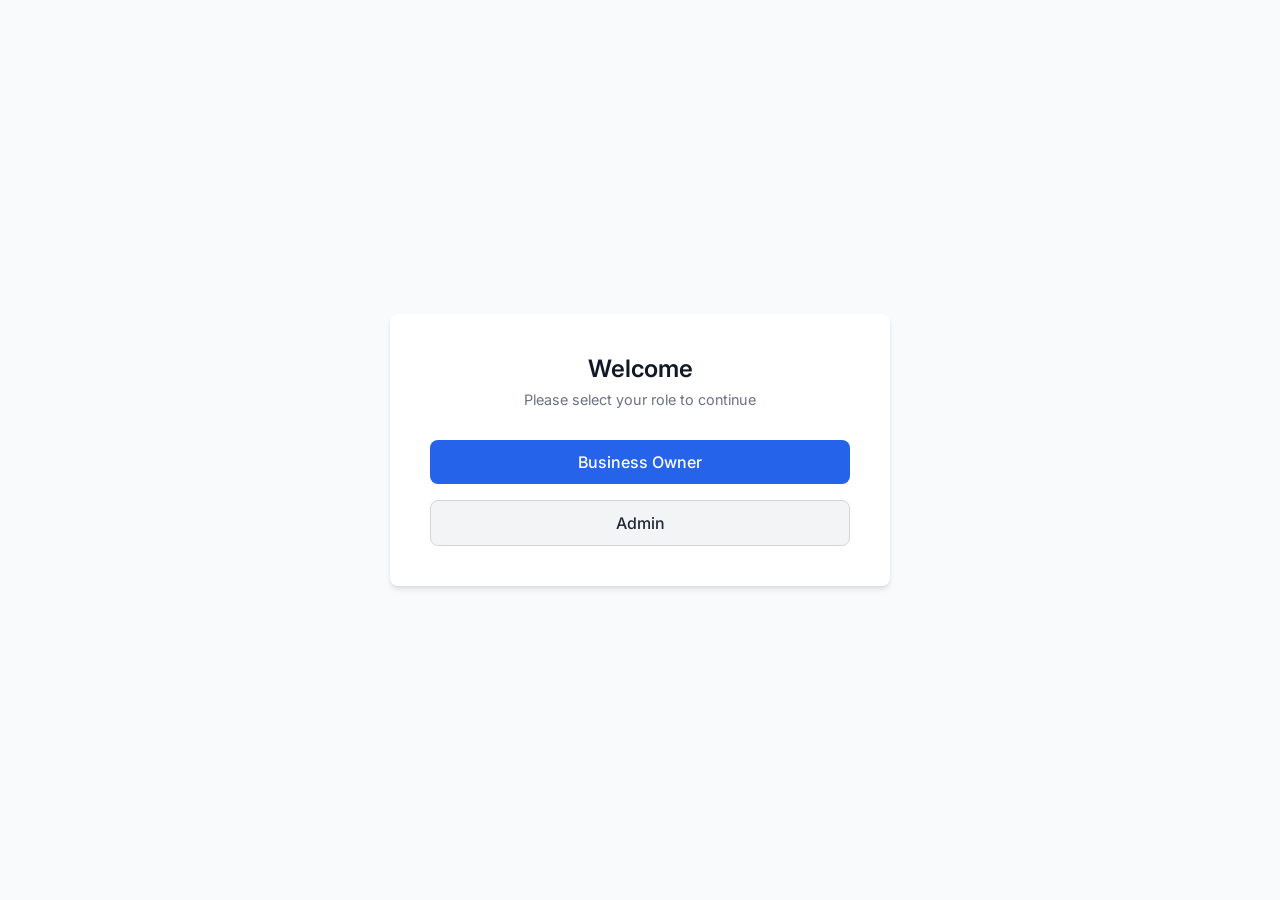
<file: index.html>
<!DOCTYPE html>
<html lang="en">
<head>
    <meta charset="UTF-8">
    <meta name="viewport" content="width=device-width, initial-scale=1.0">
    <title>Login Portal</title>
    <link rel="stylesheet" href="style.css">
    <link href="https://fonts.googleapis.com/css2?family=Inter:wght@400;500;600;700&display=swap" rel="stylesheet">
    <link rel="icon" type="image/jpeg" href="logo.jpeg">
</head>
<body>
    <div class="container">
        
        <!-- View 1: Main Role Selection -->
        <div id="view-role-selection" class="view active">
            <h2>Welcome</h2>
            <p class="subtitle">Please select your role to continue</p>
            <div class="action-buttons">
                <button class="btn btn-primary" onclick="showView('view-business-selection')">Business Owner</button>
                <button class="btn btn-secondary" onclick="showView('view-admin-login')">Admin</button>
            </div>
        </div>

        <!-- View 2: Admin Login -->
        <div id="view-admin-login" class="view">
            <button class="btn-back" onclick="showView('view-role-selection')">&larr; Back</button>
            <h2>Admin Login</h2>
            <p class="subtitle">Enter your admin credentials</p>
            <form onsubmit="handleFormSubmit(event, 'Admin Login Successful!', 'admin.html')">
                <div class="form-group">
                    <label for="admin-email">Email</label>
                    <input type="email" id="admin-email" required placeholder="admin@example.com">
                </div>
                <div class="form-group">
                    <label for="admin-password">Password</label>
                    <input type="password" id="admin-password" required placeholder="••••••••">
                </div>
                <button type="submit" class="btn btn-primary btn-block">Login</button>
            </form>
        </div>

        <!-- View 3: Business Owner Selection -->
        <div id="view-business-selection" class="view">
            <button class="btn-back" onclick="showView('view-role-selection')">&larr; Back</button>
            <h2>Business Owner</h2>
            <p class="subtitle">Are you a new or existing user?</p>
            <div class="action-buttons">
                <button class="btn btn-primary" onclick="showView('view-business-register')">Register your business</button>
                <button class="btn btn-secondary" onclick="showView('view-business-login')">Existing user</button>
            </div>
        </div>

        <!-- View 4: Business Owner Login -->
        <div id="view-business-login" class="view">
            <button class="btn-back" onclick="showView('view-business-selection')">&larr; Back</button>
            <h2>Business Login</h2>
            <p class="subtitle">Welcome back, please login</p>
            <form onsubmit="handleFormSubmit(event, 'Business Login Successful!')">
                <div class="form-group">
                    <label for="biz-login-email">Email</label>
                    <input type="email" id="biz-login-email" required placeholder="owner@business.com">
                </div>
                <div class="form-group">
                    <label for="biz-login-password">Password</label>
                    <input type="password" id="biz-login-password" required placeholder="••••••••">
                </div>
                <button type="submit" class="btn btn-primary btn-block">Login</button>
            </form>
        </div>

        <!-- View 5: Business Registration Form -->
        <div id="view-business-register" class="view">
            <button class="btn-back" onclick="showView('view-business-selection')">&larr; Back</button>
            <h2>Register Your Business</h2>
            <p class="subtitle">Fill out the details below to get started</p>
            <form onsubmit="handleFormSubmit(event, 'Business Registration Successful!', 'dashboard.html')">
                <div class="form-grid">
                    <div class="form-group">
                        <label for="reg-biz-name">Business Name</label>
                        <input type="text" id="reg-biz-name" required placeholder="Company Inc.">
                    </div>
                    <div class="form-group">
                        <label for="reg-owner-name">Owner Name</label>
                        <input type="text" id="reg-owner-name" required placeholder="John Doe">
                    </div>
                    <div class="form-group">
                        <label for="reg-email">Email</label>
                        <input type="email" id="reg-email" required placeholder="john@company.com">
                    </div>
                    <div class="form-group">
                        <label for="reg-password">Password</label>
                        <input type="password" id="reg-password" required placeholder="••••••••">
                    </div>
                    <div class="form-group">
                        <label for="reg-industry">Industry Type</label>
                        <select id="reg-industry" required>
                            <option value="" disabled selected>Select an industry</option>
                            <option value="retail">Retail</option>
                            <option value="technology">Technology</option>
                            <option value="healthcare">Healthcare</option>
                            <option value="finance">Finance</option>
                            <option value="education">Education</option>
                            <option value="other">Other</option>
                        </select>
                    </div>
                    <div class="form-group">
                        <label for="reg-complain">Estimated Complain</label>
                        <input type="number" id="reg-complain" placeholder="e.g. 50">
                    </div>
                    <div class="form-group full-width">
                        <label for="reg-phone">Phone Number</label>
                        <input type="tel" id="reg-phone" required placeholder="+1 (555) 000-0000">
                    </div>
                </div>
                <button type="submit" class="btn btn-primary btn-block" style="margin-top: 1rem;">Register</button>
            </form>
        </div>

    </div>

    <!-- Toast Notification for demo purposes -->
    <div id="toast" class="toast">Action Successful</div>

    <script src="script.js"></script>
</body>
</html>
</file>
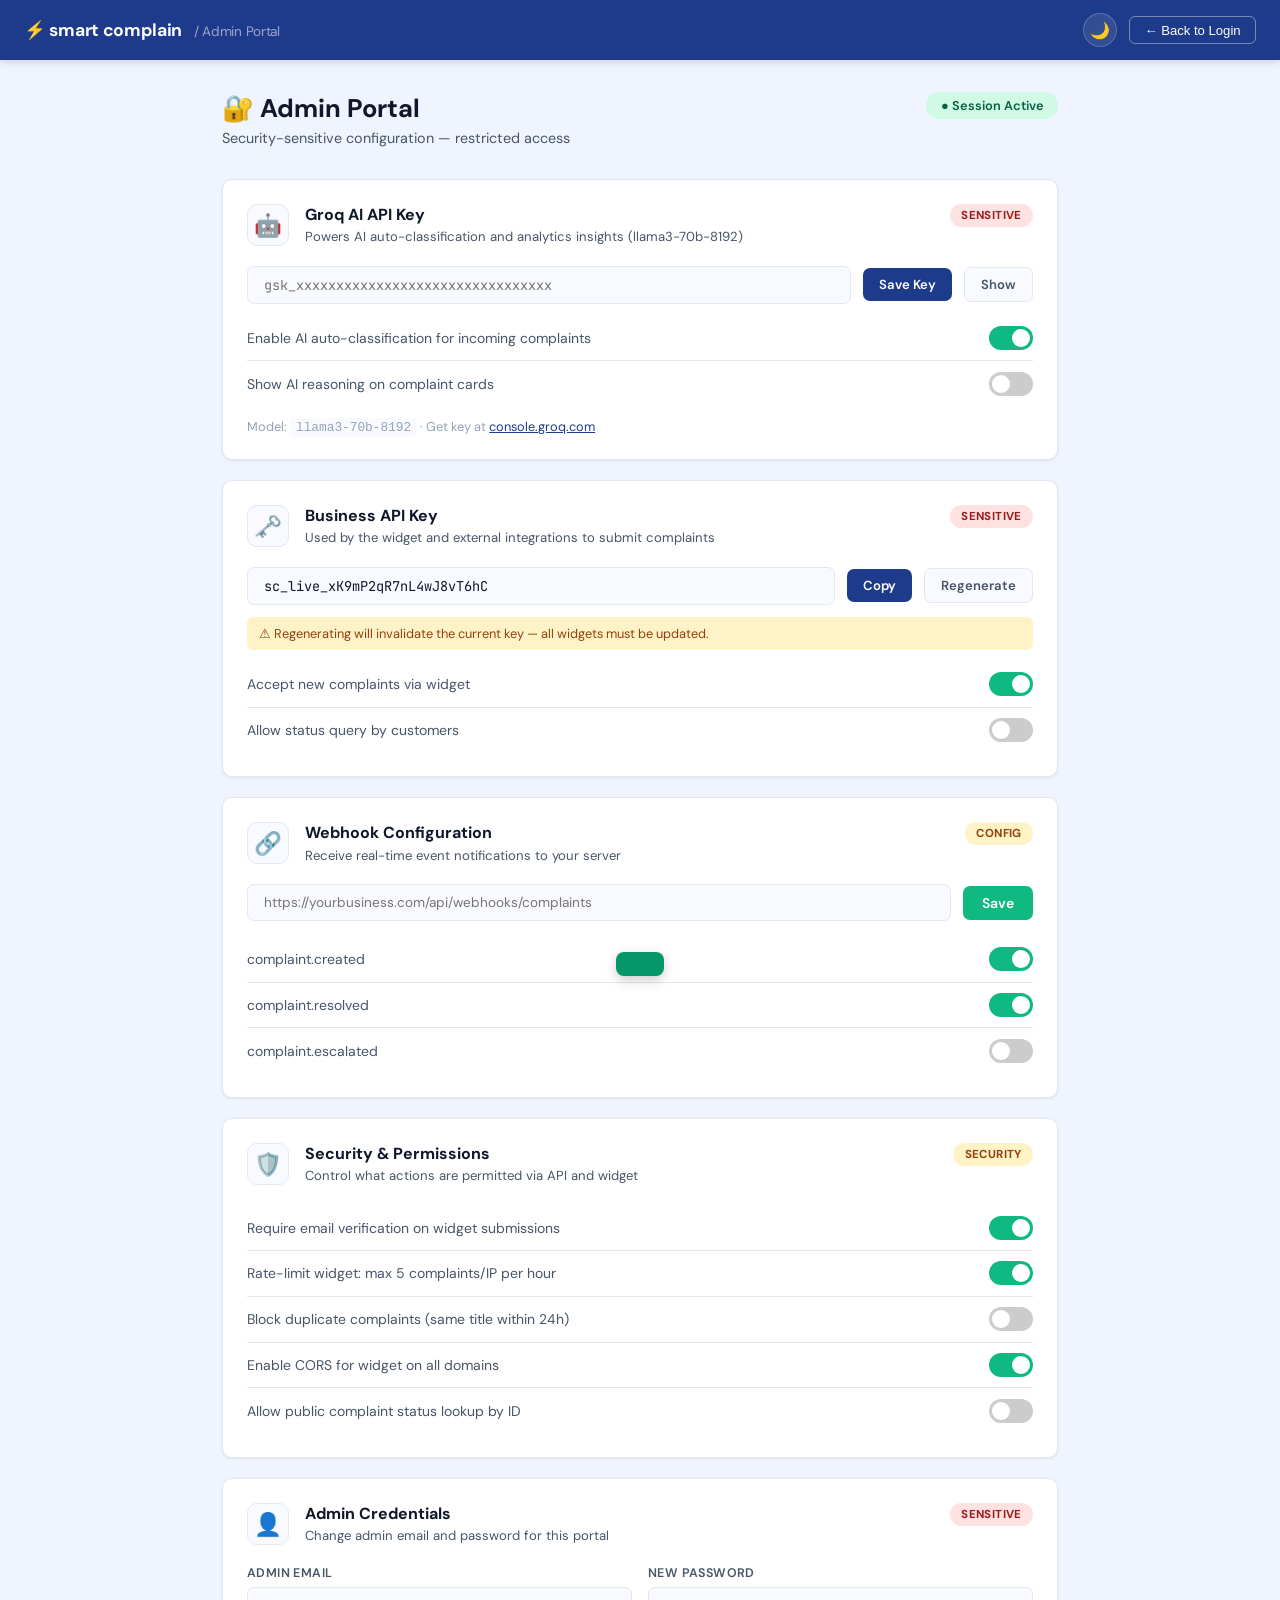
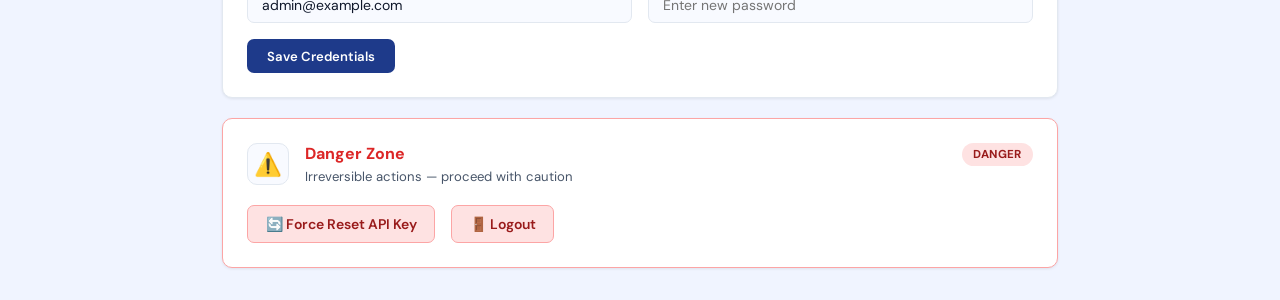
<file: admin.html>
<!DOCTYPE html>
<html lang="en" data-theme="light">
<head>
    <meta charset="UTF-8">
    <meta name="viewport" content="width=device-width, initial-scale=1.0">
    <title>Smart Complain — Admin Portal</title>
    <link href="https://fonts.googleapis.com/css2?family=DM+Sans:wght@400;500;600;700&family=JetBrains+Mono:wght@400;600&display=swap" rel="stylesheet">
    <style>
:root {
    --nav-bg: #1E3A8A;
    --page-bg: #F0F4FF;
    --surface: #FFFFFF;
    --surface-2: #F8FAFF;
    --border: #E2E8F0;
    --text-primary: #0F172A;
    --text-secondary: #475569;
    --text-muted: #94A3B8;
    --accent: #1E3A8A;
    --accent-hover: #1e40af;
    --success: #10B981;
    --danger: #EF4444;
    --warning: #F59E0B;
    --shadow-sm: 0 1px 3px rgba(0,0,0,0.08);
    --shadow-md: 0 4px 16px rgba(0,0,0,0.08);
    --radius: 10px;
    --transition: 0.2s ease;
}
[data-theme="dark"] {
    --page-bg: #0B1120;
    --surface: #141C2E;
    --surface-2: #1A2540;
    --border: #273554;
    --text-primary: #E2E8F0;
    --text-secondary: #94A3B8;
    --text-muted: #4B5B7A;
    --shadow-sm: 0 1px 3px rgba(0,0,0,0.3);
    --shadow-md: 0 4px 16px rgba(0,0,0,0.4);
}

* { margin:0; padding:0; box-sizing:border-box; }
body {
    font-family: 'DM Sans', sans-serif;
    background: var(--page-bg);
    color: var(--text-primary);
    transition: background var(--transition), color var(--transition);
    min-height: 100vh;
}

/* ── Navbar ── */
.navbar {
    display: flex;
    align-items: center;
    gap: 1.5rem;
    background: var(--nav-bg);
    padding: 0 1.5rem;
    height: 60px;
    box-shadow: 0 2px 8px rgba(0,0,0,0.15);
    position: sticky;
    top: 0;
    z-index: 100;
}
.navbar-brand { font-size: 1.1rem; font-weight: 700; color: #fff; letter-spacing: -0.3px; white-space: nowrap; }
.navbar-brand span { opacity: 0.55; font-weight: 400; font-size: 0.85rem; margin-left: 0.5rem; }
.navbar-right { display: flex; align-items: center; gap: 0.75rem; margin-left: auto; }
.dark-mode-btn {
    background: rgba(255,255,255,0.1); border: 1px solid rgba(255,255,255,0.2);
    color: #fff; width: 34px; height: 34px; border-radius: 50%; cursor: pointer;
    font-size: 1rem; display: flex; align-items: center; justify-content: center;
    transition: all var(--transition);
}
.dark-mode-btn:hover { background: rgba(255,255,255,0.2); }
.logout-btn {
    background: transparent; border: 1px solid rgba(255,255,255,0.4); color: #fff;
    padding: 0.35rem 0.9rem; border-radius: 6px; cursor: pointer;
    font-size: 0.82rem; font-weight: 500; transition: all var(--transition);
}
.logout-btn:hover { background: rgba(255,255,255,0.15); }

/* ── Content ── */
.admin-content { padding: 2rem; max-width: 900px; margin: 0 auto; }
.page-header { margin-bottom: 2rem; display: flex; justify-content: space-between; align-items: flex-start; flex-wrap: wrap; gap: 1rem; }
.page-header h1 { font-size: 1.6rem; font-weight: 700; color: var(--text-primary); }
.page-header p { color: var(--text-secondary); font-size: 0.9rem; margin-top: 0.25rem; }
.session-badge {
    background: #D1FAE5; color: #065F46;
    padding: 0.3rem 0.9rem; border-radius: 999px;
    font-size: 0.8rem; font-weight: 600;
    display: inline-flex; align-items: center; gap: 0.4rem;
}

/* ── Admin Cards ── */
.admin-sections { display: flex; flex-direction: column; gap: 1.25rem; }
.admin-card {
    background: var(--surface); border: 1px solid var(--border);
    border-radius: var(--radius); padding: 1.5rem; box-shadow: var(--shadow-sm);
    transition: box-shadow 0.2s ease;
}
.admin-card:hover { box-shadow: var(--shadow-md); }
.admin-card-header { display: flex; align-items: flex-start; gap: 1rem; margin-bottom: 1.25rem; }
.admin-icon {
    font-size: 1.4rem; flex-shrink: 0;
    width: 42px; height: 42px;
    background: var(--surface-2); border: 1px solid var(--border);
    border-radius: 10px; display: flex; align-items: center; justify-content: center;
}
.admin-card-header h3 { font-size: 1rem; font-weight: 700; color: var(--text-primary); margin-bottom: 0.2rem; }
.admin-card-header p { font-size: 0.82rem; color: var(--text-secondary); }
.admin-badge {
    margin-left: auto; flex-shrink: 0; padding: 0.25rem 0.7rem;
    border-radius: 999px; font-size: 0.72rem; font-weight: 700;
    text-transform: uppercase; letter-spacing: 0.4px;
}
.admin-badge-danger { background: #FEE2E2; color: #991B1B; }
.admin-badge-warn   { background: #FEF3C7; color: #92400E; }

/* ── Form Controls ── */
.api-key-row { display: flex; gap: 0.75rem; align-items: center; flex-wrap: wrap; }
.api-key-input {
    flex: 1; min-width: 220px; padding: 0.55rem 1rem;
    border: 1px solid var(--border); border-radius: 7px;
    font-family: 'JetBrains Mono', monospace; font-size: 0.85rem;
    background: var(--surface-2); color: var(--text-primary); outline: none;
    transition: border-color var(--transition);
}
.api-key-input:focus { border-color: var(--accent); }
.btn-copy, .btn-regen {
    padding: 0.5rem 1rem; border-radius: 7px; font-size: 0.82rem;
    font-weight: 600; cursor: pointer; transition: all var(--transition);
    font-family: 'DM Sans', sans-serif; white-space: nowrap;
}
.btn-copy { background: var(--accent); color: white; border: none; }
.btn-copy:hover { background: var(--accent-hover); }
.btn-regen { background: var(--surface-2); color: var(--text-secondary); border: 1px solid var(--border); }
.btn-regen:hover { background: var(--border); }
.btn-save {
    background: var(--success); color: white; border: none;
    padding: 0.5rem 1.2rem; border-radius: 7px; font-size: 0.875rem;
    font-weight: 600; cursor: pointer; font-family: 'DM Sans', sans-serif;
    transition: opacity var(--transition);
}
.btn-save:hover { opacity: 0.88; }

.key-warning { margin-top: 0.75rem; font-size: 0.8rem; color: #92400E; background: #FEF3C7; padding: 0.5rem 0.75rem; border-radius: 6px; }
[data-theme="dark"] .key-warning { background: #2d1e00; color: #fbbf24; }

.setting-row {
    display: flex; justify-content: space-between; align-items: center;
    padding: 0.65rem 0; color: var(--text-secondary); font-size: 0.875rem;
    border-bottom: 1px solid var(--border);
}
.setting-row:last-of-type { border-bottom: none; }

.switch { position: relative; display: inline-block; width: 44px; height: 24px; }
.switch input { opacity: 0; width: 0; height: 0; }
.slider { position: absolute; cursor: pointer; inset: 0; background: #ccc; transition: .3s; border-radius: 24px; }
.slider:before { position: absolute; content: ""; height: 18px; width: 18px; left: 3px; bottom: 3px; background: white; transition: .3s; border-radius: 50%; }
input:checked + .slider { background: var(--success); }
input:checked + .slider:before { transform: translateX(20px); }

.filter-group { display: flex; flex-direction: column; gap: 0.35rem; }
.filter-group label { font-size: 0.78rem; font-weight: 600; color: var(--text-secondary); text-transform: uppercase; letter-spacing: 0.4px; }
.filter-group input {
    padding: 0.5rem 0.9rem; border: 1px solid var(--border); border-radius: 7px;
    font-size: 0.875rem; background: var(--surface-2); color: var(--text-primary);
    font-family: 'DM Sans', sans-serif; outline: none; transition: border-color var(--transition);
}
.filter-group input:focus { border-color: var(--accent); }

#admin-key-status {
    display: none; font-size: 0.82rem; padding: 0.5rem 0.75rem;
    border-radius: 6px; margin-top: 0.5rem;
}

/* ── Toast ── */
#admin-toast {
    position: fixed; bottom: 24px; left: 50%;
    transform: translateX(-50%) translateY(100px);
    background: #059669; color: white;
    padding: 12px 24px; border-radius: 8px;
    font-size: 14px; font-weight: 500;
    box-shadow: 0 4px 12px rgba(0,0,0,0.2);
    transition: transform 0.3s ease;
    z-index: 99999;
}
    </style>
</head>
<body>

<!-- Navbar -->
<nav class="navbar">
    <div class="navbar-brand">⚡ smart complain <span>/ Admin Portal</span></div>
    <div class="navbar-right">
        <button class="dark-mode-btn" onclick="toggleDark()" id="dark-btn">🌙</button>
        <button class="logout-btn" onclick="window.location.href='index.html'">← Back to Login</button>
    </div>
</nav>

<main class="admin-content">

    <div class="page-header">
        <div>
            <h1>🔐 Admin Portal</h1>
            <p>Security-sensitive configuration — restricted access</p>
        </div>
        <span class="session-badge">● Session Active</span>
    </div>

    <div class="admin-sections">

        <!-- Groq AI Key -->
        <div class="admin-card">
            <div class="admin-card-header">
                <span class="admin-icon">🤖</span>
                <div>
                    <h3>Groq AI API Key</h3>
                    <p>Powers AI auto-classification and analytics insights (llama3-70b-8192)</p>
                </div>
                <span class="admin-badge admin-badge-danger">Sensitive</span>
            </div>
            <div class="api-key-row" style="margin-bottom:0.75rem;">
                <input type="password" id="groq-api-key" class="api-key-input" placeholder="gsk_xxxxxxxxxxxxxxxxxxxxxxxxxxxxxxxx">
                <button class="btn-copy" onclick="saveGroqKey()">Save Key</button>
                <button class="btn-regen" onclick="toggleGroqKeyVis()">Show</button>
            </div>
            <div id="admin-key-status"></div>
            <div class="setting-row" style="margin-top:0.5rem;">
                <span>Enable AI auto-classification for incoming complaints</span>
                <label class="switch"><input type="checkbox" id="groq-enabled" checked><span class="slider"></span></label>
            </div>
            <div class="setting-row">
                <span>Show AI reasoning on complaint cards</span>
                <label class="switch"><input type="checkbox" id="groq-show-reasoning"><span class="slider"></span></label>
            </div>
            <p style="margin-top:0.75rem;font-size:0.8rem;color:var(--text-muted);">
                Model: <code style="background:var(--surface-2);padding:2px 6px;border-radius:4px;">llama3-70b-8192</code>
                · Get key at <a href="https://console.groq.com" target="_blank" style="color:var(--accent);">console.groq.com</a>
            </p>
        </div>

        <!-- Business API Key -->
        <div class="admin-card">
            <div class="admin-card-header">
                <span class="admin-icon">🗝️</span>
                <div>
                    <h3>Business API Key</h3>
                    <p>Used by the widget and external integrations to submit complaints</p>
                </div>
                <span class="admin-badge admin-badge-danger">Sensitive</span>
            </div>
            <div class="api-key-row">
                <input type="text" id="api-key-display" value="sc_live_xK9mP2qR7nL4wJ8vT6hC" readonly class="api-key-input">
                <button class="btn-copy" onclick="copyApiKey()">Copy</button>
                <button class="btn-regen" onclick="regenApiKey()">Regenerate</button>
            </div>
            <p class="key-warning" style="margin-top:0.75rem;">⚠ Regenerating will invalidate the current key — all widgets must be updated.</p>
            <div class="setting-row" style="margin-top:0.75rem;">
                <span>Accept new complaints via widget</span>
                <label class="switch"><input type="checkbox" checked><span class="slider"></span></label>
            </div>
            <div class="setting-row">
                <span>Allow status query by customers</span>
                <label class="switch"><input type="checkbox"><span class="slider"></span></label>
            </div>
        </div>

        <!-- Webhook Configuration -->
        <div class="admin-card">
            <div class="admin-card-header">
                <span class="admin-icon">🔗</span>
                <div>
                    <h3>Webhook Configuration</h3>
                    <p>Receive real-time event notifications to your server</p>
                </div>
                <span class="admin-badge admin-badge-warn">Config</span>
            </div>
            <div class="api-key-row" style="margin-bottom:1rem;">
                <input type="url" id="webhook-url" placeholder="https://yourbusiness.com/api/webhooks/complaints" class="api-key-input" style="font-family:'DM Sans',sans-serif;">
                <button class="btn-save" onclick="saveWebhook()">Save</button>
            </div>
            <div class="setting-row">
                <span>complaint.created</span>
                <label class="switch"><input type="checkbox" checked><span class="slider"></span></label>
            </div>
            <div class="setting-row">
                <span>complaint.resolved</span>
                <label class="switch"><input type="checkbox" checked><span class="slider"></span></label>
            </div>
            <div class="setting-row">
                <span>complaint.escalated</span>
                <label class="switch"><input type="checkbox"><span class="slider"></span></label>
            </div>
        </div>

        <!-- Security & Permissions -->
        <div class="admin-card">
            <div class="admin-card-header">
                <span class="admin-icon">🛡️</span>
                <div>
                    <h3>Security & Permissions</h3>
                    <p>Control what actions are permitted via API and widget</p>
                </div>
                <span class="admin-badge admin-badge-warn">Security</span>
            </div>
            <div class="setting-row">
                <span>Require email verification on widget submissions</span>
                <label class="switch"><input type="checkbox" checked><span class="slider"></span></label>
            </div>
            <div class="setting-row">
                <span>Rate-limit widget: max 5 complaints/IP per hour</span>
                <label class="switch"><input type="checkbox" checked><span class="slider"></span></label>
            </div>
            <div class="setting-row">
                <span>Block duplicate complaints (same title within 24h)</span>
                <label class="switch"><input type="checkbox"><span class="slider"></span></label>
            </div>
            <div class="setting-row">
                <span>Enable CORS for widget on all domains</span>
                <label class="switch"><input type="checkbox" checked><span class="slider"></span></label>
            </div>
            <div class="setting-row">
                <span>Allow public complaint status lookup by ID</span>
                <label class="switch"><input type="checkbox"><span class="slider"></span></label>
            </div>
        </div>

        <!-- Admin Credentials -->
        <div class="admin-card">
            <div class="admin-card-header">
                <span class="admin-icon">👤</span>
                <div>
                    <h3>Admin Credentials</h3>
                    <p>Change admin email and password for this portal</p>
                </div>
                <span class="admin-badge admin-badge-danger">Sensitive</span>
            </div>
            <div style="display:grid;grid-template-columns:1fr 1fr;gap:1rem;margin-bottom:1rem;">
                <div class="filter-group">
                    <label>Admin Email</label>
                    <input type="email" value="admin@example.com">
                </div>
                <div class="filter-group">
                    <label>New Password</label>
                    <input type="password" placeholder="Enter new password">
                </div>
            </div>
            <button class="btn-copy" onclick="showToast('✓ Admin credentials updated.','#059669')" style="padding:0.55rem 1.25rem;">Save Credentials</button>
        </div>

        <!-- Danger Zone -->
        <div class="admin-card" style="border-color:#FCA5A5;">
            <div class="admin-card-header">
                <span class="admin-icon">⚠️</span>
                <div>
                    <h3 style="color:#DC2626;">Danger Zone</h3>
                    <p>Irreversible actions — proceed with caution</p>
                </div>
                <span class="admin-badge admin-badge-danger">Danger</span>
            </div>
            <div style="display:flex;gap:1rem;flex-wrap:wrap;margin-top:0.5rem;">
                <button onclick="if(confirm('Reset API key? All widgets will stop working until updated.')){regenApiKey();showToast('⚠ API key reset. Update all widgets.','#DC2626');}"
                    style="background:#FEE2E2;color:#991B1B;border:1px solid #FCA5A5;padding:0.55rem 1.1rem;border-radius:7px;cursor:pointer;font-size:0.875rem;font-weight:600;font-family:'DM Sans',sans-serif;">
                    🔄 Force Reset API Key
                </button>
                <button onclick="window.location.href='index.html'"
                    style="background:#FEE2E2;color:#991B1B;border:1px solid #FCA5A5;padding:0.55rem 1.1rem;border-radius:7px;cursor:pointer;font-size:0.875rem;font-weight:600;font-family:'DM Sans',sans-serif;">
                    🚪 Logout
                </button>
            </div>
        </div>

    </div>
</main>

<div id="admin-toast"></div>

<script>
// ── Dark mode ──
function toggleDark() {
    const html = document.documentElement;
    const isDark = html.getAttribute('data-theme') === 'dark';
    html.setAttribute('data-theme', isDark ? 'light' : 'dark');
    document.getElementById('dark-btn').textContent = isDark ? '🌙' : '☀️';
    localStorage.setItem('sc_admin_theme', isDark ? 'light' : 'dark');
}
(function initTheme() {
    const saved = localStorage.getItem('sc_admin_theme') || 'light';
    document.documentElement.setAttribute('data-theme', saved);
    document.getElementById('dark-btn').textContent = saved === 'dark' ? '☀️' : '🌙';
})();

// ── Restore Groq key ──
(function restoreKey() {
    const k = sessionStorage.getItem('sc_groq_key');
    if (k) document.getElementById('groq-api-key').value = k;
})();

// ── Toast ──
let toastTimer = null;
function showToast(msg, bg = '#059669') {
    const t = document.getElementById('admin-toast');
    t.textContent = msg;
    t.style.background = bg;
    setTimeout(() => t.style.transform = 'translateX(-50%) translateY(0)', 10);
    if (toastTimer) clearTimeout(toastTimer);
    toastTimer = setTimeout(() => { t.style.transform = 'translateX(-50%) translateY(100px)'; }, 3500);
}

// ── Groq Key ──
function saveGroqKey() {
    const input  = document.getElementById('groq-api-key');
    const status = document.getElementById('admin-key-status');
    const key    = input.value.trim();
    if (!key) { showStatus(status, '⚠ Enter a key first.', 'warn'); return; }
    if (!key.startsWith('gsk_')) { showStatus(status, '⚠ Groq keys start with "gsk_". Check console.groq.com', 'warn'); return; }
    sessionStorage.setItem('sc_groq_key', key);
    showStatus(status, '✓ Key saved. AI classification is now active.', 'ok');
}
function showStatus(el, msg, type) {
    el.textContent = msg;
    el.style.display = 'block';
    el.style.background = type === 'ok' ? '#D1FAE5' : '#FEF3C7';
    el.style.color       = type === 'ok' ? '#065F46' : '#92400E';
    setTimeout(() => el.style.display = 'none', 4000);
}
function toggleGroqKeyVis() {
    const input = document.getElementById('groq-api-key');
    const btn   = document.querySelector('.btn-regen');
    if (input.type === 'password') { input.type = 'text'; btn.textContent = 'Hide'; }
    else                           { input.type = 'password'; btn.textContent = 'Show'; }
}

// ── Business API Key ──
function copyApiKey() {
    const val = document.getElementById('api-key-display').value;
    navigator.clipboard.writeText(val);
    showToast('API key copied!', '#059669');
}
function regenApiKey() {
    if (!confirm('Regenerating will invalidate the existing key. Continue?')) return;
    const chars = 'ABCDEFGHIJKLMNOPQRSTUVWXYZabcdefghijklmnopqrstuvwxyz0123456789';
    let k = 'sc_live_';
    for (let i = 0; i < 20; i++) k += chars[Math.floor(Math.random() * chars.length)];
    document.getElementById('api-key-display').value = k;
    showToast('⚠ API key regenerated. Update all widgets.', '#DC2626');
}

// ── Webhook ──
function saveWebhook() {
    const url = document.getElementById('webhook-url').value.trim();
    if (!url) { alert('Enter a webhook URL.'); return; }
    try { new URL(url); } catch { alert('Invalid URL.'); return; }
    showToast('Webhook saved! A test ping will be sent.', '#059669');
}
</script>

</body>
</html>
</file>
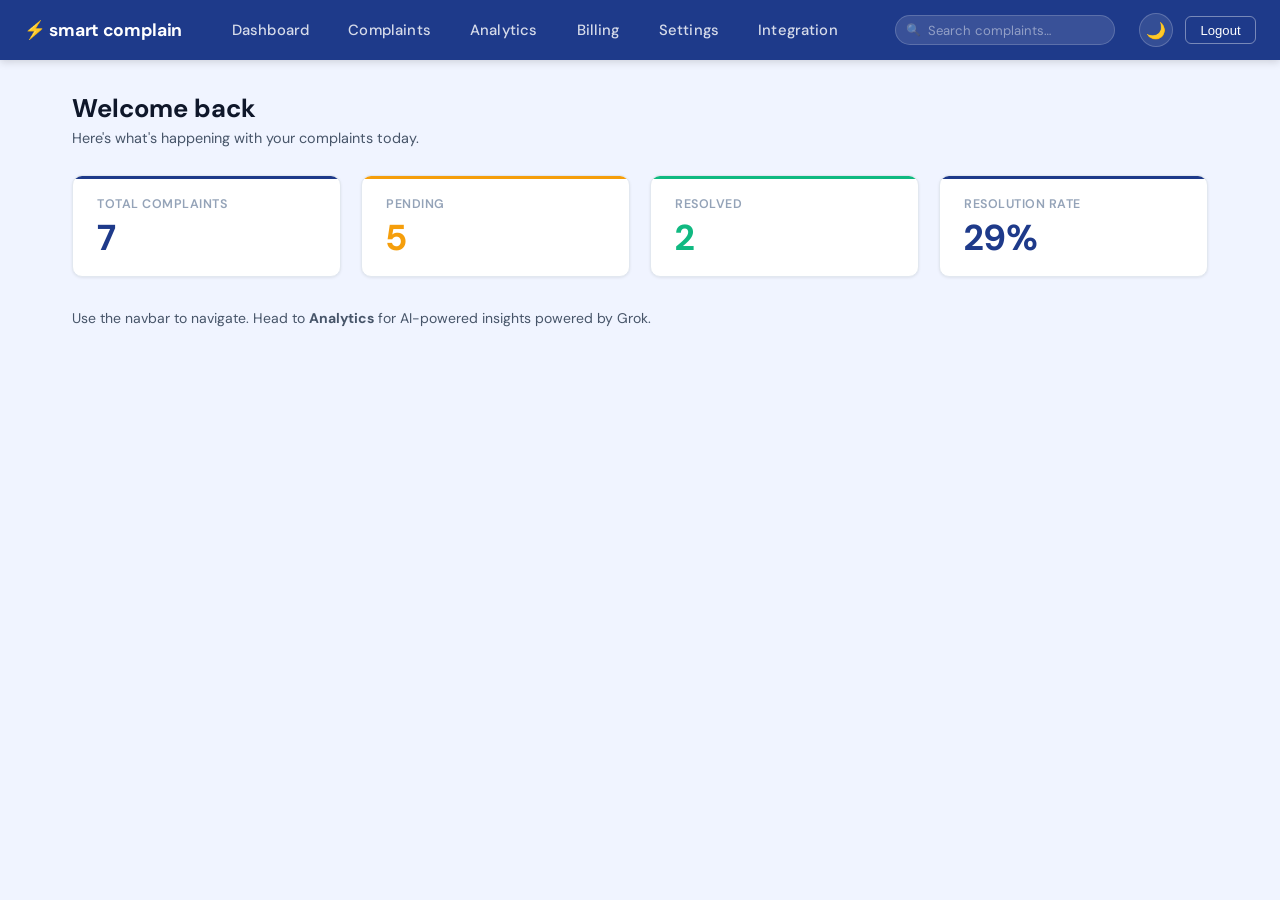
<file: dashboard.html>
<!DOCTYPE html>
<html lang="en" data-theme="light">
<head>
    <meta charset="UTF-8">
    <meta name="viewport" content="width=device-width, initial-scale=1.0">
    <title>Smart Complain Dashboard</title>
    <link href="https://fonts.googleapis.com/css2?family=DM+Sans:wght@400;500;600;700&family=JetBrains+Mono:wght@400;600&display=swap" rel="stylesheet">
    <style>
/* ══════════════════════════════════════════
   DESIGN TOKENS — Light & Dark
══════════════════════════════════════════ */
:root {
    --nav-bg: #1E3A8A;
    --nav-text: #FFFFFF;
    --page-bg: #F0F4FF;
    --surface: #FFFFFF;
    --surface-2: #F8FAFF;
    --border: #E2E8F0;
    --text-primary: #0F172A;
    --text-secondary: #475569;
    --text-muted: #94A3B8;
    --accent: #1E3A8A;
    --accent-hover: #1e40af;
    --success: #10B981;
    --danger: #EF4444;
    --warning: #F59E0B;
    --shadow-sm: 0 1px 3px rgba(0,0,0,0.08);
    --shadow-md: 0 4px 16px rgba(0,0,0,0.08);
    --radius: 10px;
    --transition: 0.2s ease;
}
[data-theme="dark"] {
    --page-bg: #0B1120;
    --surface: #141C2E;
    --surface-2: #1A2540;
    --border: #273554;
    --text-primary: #E2E8F0;
    --text-secondary: #94A3B8;
    --text-muted: #4B5B7A;
    --shadow-sm: 0 1px 3px rgba(0,0,0,0.3);
    --shadow-md: 0 4px 16px rgba(0,0,0,0.4);
}

* { margin:0; padding:0; box-sizing:border-box; }
body {
    font-family: 'DM Sans', sans-serif;
    background: var(--page-bg);
    color: var(--text-primary);
    transition: background var(--transition), color var(--transition);
}

/* ── Navbar ───────────────────────────────── */
.navbar {
    display: flex;
    align-items: center;
    gap: 1.5rem;
    background: var(--nav-bg);
    padding: 0 1.5rem;
    height: 60px;
    box-shadow: 0 2px 8px rgba(0,0,0,0.15);
    position: sticky;
    top: 0;
    z-index: 100;
}
.navbar-brand {
    font-size: 1.1rem;
    font-weight: 700;
    color: #fff;
    letter-spacing: -0.3px;
    white-space: nowrap;
    margin-right: 0.5rem;
}
.navbar-menu {
    display: flex;
    list-style: none;
    gap: 0.25rem;
    flex: 1;
}
.navbar-menu li { position: relative; }
.navbar-menu > li > a, .nav-btn {
    color: rgba(255,255,255,0.82);
    text-decoration: none;
    font-size: 0.925rem;
    font-weight: 500;
    padding: 0.5rem 1.1rem;
    border-radius: 7px;
    transition: all 0.18s ease;
    display: block;
    background: none;
    border: none;
    cursor: pointer;
    letter-spacing: 0.01em;
}
.navbar-menu > li > a:hover,
.navbar-menu > li > a.active,
.nav-btn:hover {
    background: rgba(255,255,255,0.18);
    color: #fff;
    transform: translateY(-1px);
    box-shadow: 0 2px 8px rgba(0,0,0,0.15);
}
.dropdown-menu {
    display: none;
    position: absolute;
    top: calc(100% + 4px);
    left: 0;
    background: var(--nav-bg);
    list-style: none;
    min-width: 180px;
    border-radius: 8px;
    box-shadow: 0 8px 24px rgba(0,0,0,0.25);
    z-index: 200;
    padding: 4px;
}
.dropdown:hover .dropdown-menu { display: block; }
.dropdown-menu li a {
    display: block;
    color: rgba(255,255,255,0.8);
    text-decoration: none;
    padding: 0.5rem 0.875rem;
    font-size: 0.85rem;
    border-radius: 6px;
}
.dropdown-menu li a:hover { background: rgba(255,255,255,0.1); color: #fff; }

/* Search bar in navbar */
.navbar-search {
    position: relative;
    flex: 0 0 220px;
}
.navbar-search input {
    width: 100%;
    background: rgba(255,255,255,0.12);
    border: 1px solid rgba(255,255,255,0.18);
    border-radius: 20px;
    padding: 0.35rem 0.9rem 0.35rem 2rem;
    color: #fff;
    font-size: 0.82rem;
    font-family: 'DM Sans', sans-serif;
    outline: none;
    transition: all var(--transition);
}
.navbar-search input::placeholder { color: rgba(255,255,255,0.45); }
.navbar-search input:focus { background: rgba(255,255,255,0.2); border-color: rgba(255,255,255,0.35); }
.navbar-search .search-icon {
    position: absolute;
    left: 0.65rem;
    top: 50%;
    transform: translateY(-50%);
    font-size: 0.75rem;
    color: rgba(255,255,255,0.5);
    pointer-events: none;
}

/* Search results dropdown */
.search-results {
    display: none;
    position: absolute;
    top: calc(100% + 8px);
    left: 0;
    right: 0;
    background: var(--surface);
    border: 1px solid var(--border);
    border-radius: 8px;
    box-shadow: var(--shadow-md);
    max-height: 280px;
    overflow-y: auto;
    z-index: 300;
}
.search-results.show { display: block; }
.search-result-item {
    padding: 0.65rem 1rem;
    cursor: pointer;
    border-bottom: 1px solid var(--border);
    transition: background var(--transition);
}
.search-result-item:last-child { border-bottom: none; }
.search-result-item:hover { background: var(--surface-2); }
.search-result-item strong { font-size: 0.85rem; color: var(--text-primary); display: block; }
.search-result-item span { font-size: 0.75rem; color: var(--text-secondary); }

.navbar-right { display: flex; align-items: center; gap: 0.75rem; }
.dark-mode-btn {
    background: rgba(255,255,255,0.1);
    border: 1px solid rgba(255,255,255,0.2);
    color: #fff;
    width: 34px; height: 34px;
    border-radius: 50%;
    cursor: pointer;
    font-size: 1rem;
    display: flex; align-items: center; justify-content: center;
    transition: all var(--transition);
}
.dark-mode-btn:hover { background: rgba(255,255,255,0.2); }
.logout-btn {
    background: transparent;
    border: 1px solid rgba(255,255,255,0.4);
    color: #fff;
    padding: 0.35rem 0.9rem;
    border-radius: 6px;
    cursor: pointer;
    font-size: 0.82rem;
    font-weight: 500;
    transition: all var(--transition);
}
.logout-btn:hover { background: rgba(255,255,255,0.15); }

/* ── Main Layout ────────────────────────── */
.dashboard-content {
    padding: 2rem 2rem;
    max-width: 1200px;
    margin: 0 auto;
}

/* ── Views ──────────────────────────────── */
.dash-view { display: none; animation: fadeIn 0.25s ease; }
.dash-view.active { display: block; }
@keyframes fadeIn { from { opacity:0; transform:translateY(6px); } to { opacity:1; transform:translateY(0); } }

.page-header { margin-bottom: 1.75rem; }
.page-header h1 { font-size: 1.6rem; font-weight: 700; color: var(--text-primary); }
.page-header p { color: var(--text-secondary); font-size: 0.9rem; margin-top: 0.25rem; }

/* ── Stats Grid ─────────────────────────── */
.stats-grid {
    display: grid;
    grid-template-columns: repeat(auto-fit, minmax(180px, 1fr));
    gap: 1.25rem;
    margin-bottom: 2rem;
}
.stat-card {
    background: var(--surface);
    border: 1px solid var(--border);
    border-radius: var(--radius);
    padding: 1.25rem 1.5rem;
    box-shadow: var(--shadow-sm);
    position: relative;
    overflow: hidden;
}
.stat-card::before {
    content: '';
    position: absolute;
    top: 0; left: 0; right: 0;
    height: 3px;
    background: var(--accent);
}
.stat-card.success::before { background: var(--success); }
.stat-card.warning::before { background: var(--warning); }
.stat-card h3 { font-size: 0.78rem; font-weight: 600; color: var(--text-muted); text-transform: uppercase; letter-spacing: 0.5px; margin-bottom: 0.5rem; }
.stat-number { font-size: 2.25rem; font-weight: 700; color: var(--accent); line-height: 1; }
.stat-card.success .stat-number { color: var(--success); }
.stat-card.warning .stat-number { color: var(--warning); }

/* ── Complaint Cards ────────────────────── */
.header-actions { display:flex; justify-content:space-between; align-items:flex-end; margin-bottom:1.5rem; flex-wrap:wrap; gap:1rem; }
.filters { display:flex; gap:1rem; flex-wrap:wrap; }
.filter-group { display:flex; flex-direction:column; gap:0.35rem; }
.filter-group label { font-size:0.78rem; font-weight:600; color:var(--text-secondary); text-transform:uppercase; letter-spacing:0.4px; }
.filter-group select, .filter-group input[type="text"], .filter-group input[type="url"], .filter-group input[type="number"], .filter-group input[type="color"] {
    padding: 0.45rem 0.9rem;
    border: 1px solid var(--border);
    border-radius: 7px;
    font-size: 0.875rem;
    background: var(--surface);
    color: var(--text-primary);
    outline: none;
    transition: border-color var(--transition);
    font-family: 'DM Sans', sans-serif;
}
.filter-group select:focus, .filter-group input:focus { border-color: var(--accent); }

.complaints-list { display:flex; flex-direction:column; gap:0.75rem; }
.complaint-card {
    background: var(--surface);
    border: 1px solid var(--border);
    border-radius: var(--radius);
    padding: 1.25rem;
    box-shadow: var(--shadow-sm);
    transition: transform 0.2s ease, box-shadow 0.2s ease, border-color 0.2s ease;
    cursor: pointer;
}
.complaint-card:hover {
    transform: translateY(-3px);
    box-shadow: 0 8px 24px rgba(30,58,138,0.13);
    border-color: #93C5FD;
}
.complaint-header { display:flex; justify-content:space-between; align-items:flex-start; margin-bottom:0.4rem; gap:0.5rem; }
.complaint-header h3 { font-size:0.975rem; color:var(--text-primary); font-weight:600; }
.complaint-meta { font-size:0.8rem; color:var(--text-secondary); margin-bottom:0.75rem; }
.complaint-desc { font-size:0.875rem; color:var(--text-secondary); line-height:1.5; }
.complaint-actions { margin-top:1rem; display:flex; justify-content:flex-end; gap:0.5rem; }

/* Badges */
.badge { padding:0.2rem 0.6rem; border-radius:999px; font-size:0.7rem; font-weight:600; text-transform:uppercase; letter-spacing:0.3px; }
.badge-critical { background:#FEE2E2; color:#991B1B; }
.badge-high     { background:#FEF3C7; color:#92400E; }
.badge-medium   { background:#DBEAFE; color:#1E40AF; }
.badge-low      { background:#D1FAE5; color:#065F46; }
.badge-widget   { background:#EDE9FE; color:#5B21B6; }
.badge-ai       { background:#ECFDF5; color:#065F46; }

.btn-resolve {
    background: var(--success);
    color: white;
    border: none;
    padding: 0.4rem 0.9rem;
    border-radius: 6px;
    font-size: 0.8rem;
    font-weight: 500;
    cursor: pointer;
    transition: background var(--transition);
    font-family: 'DM Sans', sans-serif;
}
.btn-resolve:hover { background: #059669; }

.ai-reasoning {
    margin-top: 0.6rem;
    font-size: 0.8rem;
    color: #5B21B6;
    background: #F5F3FF;
    border-left: 3px solid #7C3AED;
    padding: 0.4rem 0.75rem;
    border-radius: 0 6px 6px 0;
}
[data-theme="dark"] .ai-reasoning { background: #1e1040; color: #a78bfa; }

/* ══════════════════════════════════════════
   ANALYTICS VIEW
══════════════════════════════════════════ */
.analytics-grid {
    display: grid;
    grid-template-columns: 1fr 1fr;
    gap: 1.25rem;
    margin-top: 1.5rem;
}
.analytics-card {
    background: var(--surface);
    border: 1px solid var(--border);
    border-radius: var(--radius);
    padding: 1.5rem;
    box-shadow: var(--shadow-sm);
}
.analytics-card.full { grid-column: 1 / -1; }
.analytics-card h3 {
    font-size: 0.875rem;
    font-weight: 600;
    color: var(--text-secondary);
    text-transform: uppercase;
    letter-spacing: 0.4px;
    margin-bottom: 1.25rem;
}

/* Bar chart */
.bar-chart { display:flex; flex-direction:column; gap:0.75rem; }
.bar-row { display:flex; align-items:center; gap:0.75rem; }
.bar-label { font-size:0.8rem; color:var(--text-secondary); width:110px; flex-shrink:0; text-transform:capitalize; }
.bar-track { flex:1; height:10px; background:var(--surface-2); border-radius:99px; overflow:hidden; border:1px solid var(--border); }
.bar-fill { height:100%; border-radius:99px; transition:width 0.8s cubic-bezier(0.34,1.2,0.64,1); }
.bar-val { font-size:0.8rem; font-weight:600; color:var(--text-primary); width:24px; text-align:right; }

/* Trend list */
.trend-list { display:flex; flex-direction:column; gap:0.6rem; }
.trend-item {
    display:flex; align-items:center; gap:0.75rem;
    padding: 0.6rem 0.85rem;
    background: var(--surface-2);
    border: 1px solid var(--border);
    border-radius: 8px;
}
.trend-rank { font-size:1rem; font-weight:700; color:var(--text-muted); width:20px; flex-shrink:0; }
.trend-text { flex:1; font-size:0.875rem; font-weight:500; color:var(--text-primary); }
.trend-count { font-size:0.78rem; font-weight:600; color:var(--text-secondary); background:var(--surface); border:1px solid var(--border); padding:0.15rem 0.5rem; border-radius:99px; }

/* Grok analytics panel */
.groq-analytics {
    background: linear-gradient(135deg, #1E3A8A 0%, #1e40af 100%);
    border-radius: var(--radius);
    padding: 1.5rem;
    color: white;
    margin-top: 1.25rem;
    position: relative;
    overflow: hidden;
}
.groq-analytics::before {
    content: '🤖';
    position: absolute; top: 1rem; right: 1rem;
    font-size: 2.5rem; opacity: 0.15;
}
.groq-analytics h3 { font-size:0.85rem; font-weight:600; opacity:0.7; text-transform:uppercase; letter-spacing:0.4px; margin-bottom:0.75rem; }
.groq-analytics-body { font-size:0.9rem; line-height:1.7; opacity:0.9; min-height:60px; }
.groq-analytics-body.loading { opacity:0.5; font-style:italic; }
.groq-analytics-actions { margin-top:1rem; display:flex; gap:0.75rem; flex-wrap:wrap; }
.btn-ask-grok, .btn-download {
    background: rgba(255,255,255,0.15);
    border: 1px solid rgba(255,255,255,0.25);
    color: white;
    padding: 0.5rem 1rem;
    border-radius: 7px;
    font-size:0.85rem;
    font-weight:600;
    cursor:pointer;
    transition: background var(--transition);
    font-family: 'DM Sans', sans-serif;
}
.btn-ask-grok:hover, .btn-download:hover { background: rgba(255,255,255,0.25); }
.btn-download { display:flex; align-items:center; gap:0.4rem; }

/* Priority donut (CSS only) */
.donut-wrapper { display:flex; align-items:center; gap:1.5rem; }
.donut-legend { display:flex; flex-direction:column; gap:0.5rem; }
.donut-legend-item { display:flex; align-items:center; gap:0.5rem; font-size:0.82rem; color:var(--text-secondary); }
.donut-dot { width:10px; height:10px; border-radius:50%; flex-shrink:0; }
.donut-val { font-weight:600; color:var(--text-primary); margin-left:auto; min-width:20px; text-align:right; }

/* ══════════════════════════════════════════
   BILLING VIEW
══════════════════════════════════════════ */
.billing-hero {
    background: linear-gradient(135deg, #1E3A8A 0%, #3B82F6 100%);
    border-radius: 12px;
    padding: 2rem;
    color: white;
    display: flex;
    justify-content: space-between;
    align-items: center;
    margin-bottom: 1.5rem;
    flex-wrap: wrap;
    gap: 1rem;
}
.billing-plan-name { font-size:1.5rem; font-weight:700; }
.billing-plan-desc { opacity:0.8; font-size:0.9rem; margin-top:0.25rem; }
.billing-badge {
    background: rgba(255,255,255,0.2);
    border: 1px solid rgba(255,255,255,0.3);
    padding: 0.35rem 0.9rem;
    border-radius: 999px;
    font-size:0.82rem;
    font-weight:600;
}
.billing-grid {
    display: grid;
    grid-template-columns: 1fr 1fr;
    gap: 1.25rem;
    margin-bottom: 1.5rem;
}
.billing-card {
    background: var(--surface);
    border: 1px solid var(--border);
    border-radius: var(--radius);
    padding: 1.5rem;
    box-shadow: var(--shadow-sm);
}
.billing-card h3 { font-size:0.875rem; font-weight:600; color:var(--text-secondary); text-transform:uppercase; letter-spacing:0.4px; margin-bottom:1.25rem; }
.billing-card.disabled { opacity:0.55; pointer-events:none; position:relative; }
.billing-card.disabled::after {
    content: '🔒 Upgrade to unlock';
    position: absolute; top:0.75rem; right:0.75rem;
    background: var(--surface-2);
    border: 1px solid var(--border);
    font-size:0.72rem; font-weight:600;
    color: var(--text-muted);
    padding: 0.2rem 0.5rem;
    border-radius: 999px;
}
.usage-row { display:flex; align-items:center; gap:0.75rem; margin-bottom:0.75rem; }
.usage-label { font-size:0.85rem; color:var(--text-secondary); width:160px; flex-shrink:0; }
.usage-track { flex:1; height:8px; background:var(--surface-2); border-radius:99px; border:1px solid var(--border); overflow:hidden; }
.usage-fill { height:100%; border-radius:99px; background: linear-gradient(90deg, #1E3A8A, #3B82F6); }
.usage-val { font-size:0.8rem; font-weight:600; color:var(--text-primary); }

.plan-feature { display:flex; align-items:center; gap:0.6rem; padding:0.5rem 0; font-size:0.875rem; color:var(--text-secondary); border-bottom:1px solid var(--border); }
.plan-feature:last-child { border-bottom:none; }
.plan-feature .check { color: var(--success); font-weight:700; }
.plan-feature .cross { color: var(--text-muted); }

.payment-table { width:100%; border-collapse:collapse; }
.payment-table th { font-size:0.75rem; font-weight:600; text-transform:uppercase; letter-spacing:0.4px; color:var(--text-muted); padding:0.5rem 0.75rem; text-align:left; border-bottom:1px solid var(--border); }
.payment-table td { font-size:0.85rem; color:var(--text-secondary); padding:0.65rem 0.75rem; border-bottom:1px solid var(--border); }
.payment-table tr:last-child td { border-bottom:none; }

.upgrade-btn {
    background: linear-gradient(135deg, #1E3A8A, #3B82F6);
    color: white;
    border: none;
    padding: 0.75rem 2rem;
    border-radius: 8px;
    font-size:0.95rem;
    font-weight:600;
    cursor:pointer;
    font-family:'DM Sans',sans-serif;
    transition: opacity var(--transition);
}
.upgrade-btn:hover { opacity:0.9; }

/* ══════════════════════════════════════════
   SETTINGS
══════════════════════════════════════════ */
.settings-container { background:var(--surface); border:1px solid var(--border); border-radius:var(--radius); box-shadow:var(--shadow-sm); max-width:780px; }
.settings-section { padding:1.5rem; border-bottom:1px solid var(--border); }
.settings-section:last-child { border-bottom:none; }
.settings-section h3 { font-size:1rem; margin-bottom:1rem; color:var(--text-primary); font-weight:600; }
.setting-row { display:flex; justify-content:space-between; align-items:center; padding:0.65rem 0; color:var(--text-secondary); font-size:0.875rem; }

.switch { position:relative; display:inline-block; width:44px; height:24px; }
.switch input { opacity:0; width:0; height:0; }
.slider { position:absolute; cursor:pointer; inset:0; background:#ccc; transition:.3s; border-radius:24px; }
.slider:before { position:absolute; content:""; height:18px; width:18px; left:3px; bottom:3px; background:white; transition:.3s; border-radius:50%; }
input:checked + .slider { background: var(--success); }
input:checked + .slider:before { transform:translateX(20px); }

.api-key-row { display:flex; gap:0.75rem; align-items:center; flex-wrap:wrap; }
.api-key-input {
    flex:1; min-width:220px; padding:0.55rem 1rem;
    border:1px solid var(--border); border-radius:7px;
    font-family:'JetBrains Mono',monospace; font-size:0.85rem;
    background:var(--surface-2); color:var(--text-primary); outline:none;
}
.btn-copy, .btn-regen {
    padding:0.5rem 1rem; border-radius:7px; font-size:0.82rem;
    font-weight:600; cursor:pointer; transition:all var(--transition);
    font-family:'DM Sans',sans-serif;
}
.btn-copy { background:var(--accent); color:white; border:none; }
.btn-copy:hover { background:var(--accent-hover); }
.btn-regen { background:var(--surface-2); color:var(--text-secondary); border:1px solid var(--border); }
.btn-regen:hover { background:var(--border); }
.key-warning { margin-top:0.75rem; font-size:0.8rem; color:#92400E; background:#FEF3C7; padding:0.5rem 0.75rem; border-radius:6px; }
[data-theme="dark"] .key-warning { background:#2d1e00; color:#fbbf24; }

.code-block-wrapper { position:relative; }
.code-block {
    background:#0F172A; color:#94A3B8; padding:1.25rem 1.5rem;
    border-radius:8px; font-family:'JetBrains Mono',monospace; font-size:0.8rem;
    line-height:1.7; overflow-x:auto; white-space:pre;
}
.btn-copy-code {
    position:absolute; top:0.75rem; right:0.75rem;
    background:rgba(255,255,255,0.1); color:#94A3B8;
    border:1px solid rgba(255,255,255,0.12); padding:0.3rem 0.7rem;
    border-radius:5px; font-size:0.75rem; cursor:pointer;
}
.btn-copy-code:hover { background:rgba(255,255,255,0.18); }

/* ── Integration ─────────────────────────── */
.integration-steps {
    display:flex; gap:0; margin-bottom:1.75rem;
    border:1px solid var(--border); border-radius:var(--radius);
    overflow:hidden; background:var(--surface);
}
.int-step {
    flex:1; padding:0.875rem 1rem; font-size:0.85rem; font-weight:500;
    color:var(--text-secondary); cursor:pointer;
    border-right:1px solid var(--border);
    display:flex; align-items:center; gap:0.5rem;
    transition:all var(--transition);
}
.int-step:last-child { border-right:none; }
.int-step:hover { background:var(--surface-2); }
.int-step.active { background:var(--accent); color:white; }
.step-num {
    display:inline-flex; align-items:center; justify-content:center;
    width:20px; height:20px; border-radius:50%;
    background:rgba(255,255,255,0.2); font-size:0.75rem; font-weight:700; flex-shrink:0;
}
.int-step:not(.active) .step-num { background:var(--border); color:var(--text-secondary); }
.int-panel { display:none; animation:fadeIn 0.2s ease; }
.int-panel.active { display:block; }

/* ── Toast ───────────────────────────────── */
#sc-dashboard-toast {
    position:fixed; bottom:24px; left:50%;
    transform:translateX(-50%) translateY(100px);
    background:#059669; color:white;
    padding:12px 24px; border-radius:8px;
    font-size:14px; font-weight:500;
    box-shadow:0 4px 12px rgba(0,0,0,0.2);
    transition:transform 0.3s ease;
    z-index:99999;
}

/* ── Admin Panel ──────────────────────────── */
.admin-card {
    background: var(--surface);
    border: 1px solid var(--border);
    border-radius: var(--radius);
    padding: 1.5rem;
    box-shadow: var(--shadow-sm);
    transition: box-shadow 0.2s ease;
}
.admin-card:hover { box-shadow: var(--shadow-md); }
.admin-card-header {
    display: flex;
    align-items: flex-start;
    gap: 1rem;
    margin-bottom: 1.25rem;
}
.admin-icon {
    font-size: 1.5rem;
    flex-shrink: 0;
    width: 42px;
    height: 42px;
    background: var(--surface-2);
    border: 1px solid var(--border);
    border-radius: 10px;
    display: flex;
    align-items: center;
    justify-content: center;
}
.admin-card-header h3 {
    font-size: 1rem;
    font-weight: 700;
    color: var(--text-primary);
    margin-bottom: 0.2rem;
}
.admin-card-header p {
    font-size: 0.82rem;
    color: var(--text-secondary);
}
.admin-badge {
    margin-left: auto;
    flex-shrink: 0;
    padding: 0.25rem 0.7rem;
    border-radius: 999px;
    font-size: 0.72rem;
    font-weight: 700;
    text-transform: uppercase;
    letter-spacing: 0.4px;
}
.admin-badge-danger { background:#FEE2E2; color:#991B1B; }
.admin-badge-warn   { background:#FEF3C7; color:#92400E; }

/* Admin Login Modal */
#admin-login-modal {
    position: fixed;
    inset: 0;
    background: rgba(0,0,0,0.55);
    z-index: 20000;
    display: flex;
    align-items: center;
    justify-content: center;
    padding: 1rem;
    animation: scFadeIn 0.2s ease;
}
#admin-login-modal .modal-box {
    background: var(--surface);
    border-radius: 16px;
    width: 100%;
    max-width: 400px;
    box-shadow: 0 24px 64px rgba(0,0,0,0.35);
    overflow: hidden;
    animation: scSlideUp 0.25s cubic-bezier(0.34,1.3,0.64,1);
}
.admin-modal-header {
    background: linear-gradient(135deg, #1E3A8A 0%, #1e40af 100%);
    padding: 1.5rem;
    text-align: center;
    color: white;
}
.admin-modal-header .lock-icon {
    font-size: 2rem;
    margin-bottom: 0.5rem;
}
.admin-modal-header h3 { font-size: 1.1rem; font-weight: 700; margin: 0; }
.admin-modal-header p { font-size: 0.82rem; opacity: 0.75; margin-top: 0.25rem; }
.admin-modal-body { padding: 1.5rem; }
.admin-modal-body .filter-group { margin-bottom: 1rem; }
.admin-modal-body input {
    width: 100%;
    padding: 0.65rem 1rem;
    border: 1.5px solid var(--border);
    border-radius: 8px;
    font-size: 0.9rem;
    background: var(--surface-2);
    color: var(--text-primary);
    outline: none;
    font-family: 'DM Sans', sans-serif;
    transition: border-color 0.2s;
}
.admin-modal-body input:focus { border-color: var(--accent); }
#admin-login-error {
    display: none;
    background: #FEE2E2;
    color: #991B1B;
    font-size: 0.82rem;
    padding: 0.5rem 0.75rem;
    border-radius: 6px;
    margin-bottom: 0.75rem;
    text-align: center;
}
.admin-login-btns { display: flex; gap: 0.75rem; }
.admin-login-btns .btn-login {
    flex: 1;
    background: var(--accent);
    color: white;
    border: none;
    padding: 0.7rem;
    border-radius: 8px;
    font-size: 0.9rem;
    font-weight: 600;
    cursor: pointer;
    font-family: 'DM Sans', sans-serif;
    transition: opacity 0.2s;
}
.admin-login-btns .btn-login:hover { opacity: 0.88; }
.admin-login-btns .btn-cancel-admin {
    background: var(--surface-2);
    color: var(--text-secondary);
    border: 1px solid var(--border);
    padding: 0.7rem 1.1rem;
    border-radius: 8px;
    font-size: 0.875rem;
    font-weight: 500;
    cursor: pointer;
    font-family: 'DM Sans', sans-serif;
}

/* Admin nav link special hover */
.admin-nav-link:hover {
    background: rgba(251,191,36,0.2) !important;
    color: #FCD34D !important;
}
@keyframes shake {
    0%,100%{transform:translateX(0)}
    20%{transform:translateX(-8px)}
    40%{transform:translateX(8px)}
    60%{transform:translateX(-5px)}
    80%{transform:translateX(5px)}
}

</style>
</head>
<body>

<!-- Navigation Bar -->
<nav class="navbar">
    <div class="navbar-brand">⚡ smart complain</div>
    <ul class="navbar-menu">
        <li class="dropdown">
            <a href="#" class="nav-link">Dashboard</a>
            <ul class="dropdown-menu">
                <li><a href="#" onclick="showDashboardView('view-home')">Overview</a></li>
                <li><a href="#" onclick="showDashboardView('view-pending-complaints')">Pending</a></li>
                <li><a href="#" onclick="showDashboardView('view-resolved-complaints')">Resolved</a></li>
            </ul>
        </li>
        <li class="dropdown">
            <a href="#" class="nav-link">Complaints</a>
            <ul class="dropdown-menu">
                <li><a href="#" onclick="showDashboardView('view-complaints')">All Complaints</a></li>
            </ul>
        </li>
        <li><a href="#" class="nav-link" onclick="showDashboardView('view-analytics')">Analytics</a></li>
        <li><a href="#" class="nav-link" onclick="showDashboardView('view-billing')">Billing</a></li>
        <li><a href="#" class="nav-link" onclick="showDashboardView('view-settings')">Settings</a></li>
        <li><a href="#" class="nav-link" onclick="showDashboardView('view-integration')">Integration</a></li>

    </ul>

    <!-- Search -->
    <div class="navbar-search">
        <span class="search-icon">🔍</span>
        <input type="text" id="global-search" placeholder="Search complaints…" oninput="handleSearch(this.value)" onfocus="showSearchResults()" onblur="setTimeout(hideSearchResults,200)" autocomplete="off">
        <div class="search-results" id="search-results"></div>
    </div>

    <div class="navbar-right">
        <button class="dark-mode-btn" onclick="toggleDarkMode()" title="Toggle dark mode" id="dark-mode-btn">🌙</button>
        <button class="logout-btn" onclick="window.location.href='index.html'">Logout</button>
    </div>
</nav>

<!-- Main Content -->
<main class="dashboard-content">

    <!-- HOME VIEW -->
    <div id="view-home" class="dash-view active">
        <div class="page-header">
            <h1>Welcome back</h1>
            <p>Here's what's happening with your complaints today.</p>
        </div>
        <div class="stats-grid">
            <div class="stat-card">
                <h3>Total Complaints</h3>
                <p class="stat-number" id="stat-total-home">0</p>
            </div>
            <div class="stat-card warning">
                <h3>Pending</h3>
                <p class="stat-number" id="stat-pending-home">0</p>
            </div>
            <div class="stat-card success">
                <h3>Resolved</h3>
                <p class="stat-number" id="stat-resolved-home">0</p>
            </div>
            <div class="stat-card">
                <h3>Resolution Rate</h3>
                <p class="stat-number" id="stat-rate-home">0%</p>
            </div>
        </div>
        <p style="color:var(--text-secondary);font-size:0.875rem;">Use the navbar to navigate. Head to <strong>Analytics</strong> for AI-powered insights powered by Grok.</p>
    </div>

    <!-- COMPLAINTS VIEW -->
    <div id="view-complaints" class="dash-view">
        <div class="header-actions">
            <div class="page-header" style="margin-bottom:0;">
                <h1>All Complaints</h1>
            </div>
            <div class="filters">
                <div class="filter-group">
                    <label>Category</label>
                    <select id="filter-category" onchange="renderComplaints('complaints-list-container','pending')">
                        <option value="all">All Categories</option>
                        <option value="payment">Payment</option>
                        <option value="delivery">Delivery</option>
                        <option value="technical">Technical</option>
                        <option value="refund">Refund</option>
                        <option value="product quality">Product Quality</option>
                        <option value="account">Account Issues</option>
                    </select>
                </div>
                <div class="filter-group">
                    <label>Priority</label>
                    <select id="filter-priority" onchange="renderComplaints('complaints-list-container','pending')">
                        <option value="all">All Priorities</option>
                        <option value="critical">Critical</option>
                        <option value="high">High</option>
                        <option value="medium">Medium</option>
                        <option value="low">Low</option>
                    </select>
                </div>
            </div>
        </div>
        <div id="complaints-list-container" class="complaints-list"></div>
    </div>

    <!-- PENDING VIEW -->
    <div id="view-pending-complaints" class="dash-view">
        <div class="page-header"><h1>Pending Complaints</h1><p>Complaints awaiting resolution</p></div>
        <div id="pending-list-container" class="complaints-list"></div>
    </div>

    <!-- RESOLVED VIEW -->
    <div id="view-resolved-complaints" class="dash-view">
        <div class="page-header"><h1>Resolved Complaints</h1></div>
        <div id="resolved-list-container" class="complaints-list"></div>
    </div>

    <!-- ══════════════════════════════════════
         ANALYTICS VIEW
    ══════════════════════════════════════ -->
    <div id="view-analytics" class="dash-view">
        <div class="page-header">
            <h1>Analytics</h1>
            <p>AI-powered insights into your complaint patterns</p>
        </div>

        <!-- Groq AI Insights Panel -->
        <div class="groq-analytics">
            <h3>🤖 Groq AI Business Insights</h3>
            <div class="groq-analytics-body" id="groq-insights-text">
                Click "Ask Groq" to get personalized AI analysis of your complaints.
            </div>
            <div class="groq-analytics-actions">
                <button class="btn-ask-grok" onclick="askGroqAnalytics()" id="ask-groq-btn">✨ Ask Groq</button>
                <button class="btn-download" onclick="downloadAnalytics()">⬇ Download Report</button>
            </div>
        </div>

        <div class="analytics-grid">
            <!-- Category Breakdown -->
            <div class="analytics-card">
                <h3>Complaints by Category</h3>
                <div class="bar-chart" id="category-bars"></div>
            </div>

            <!-- Priority Breakdown -->
            <div class="analytics-card">
                <h3>Priority Distribution</h3>
                <div class="donut-wrapper">
                    <svg id="priority-donut" width="120" height="120" viewBox="0 0 120 120"></svg>
                    <div class="donut-legend" id="priority-legend"></div>
                </div>
            </div>

            <!-- Top Trends -->
            <div class="analytics-card">
                <h3>🔥 Top Complaint Trends</h3>
                <div class="trend-list" id="trend-list"></div>
            </div>

            <!-- Categories to Improve -->
            <div class="analytics-card">
                <h3>⚠️ Areas Needing Improvement</h3>
                <div id="improvement-list" style="display:flex;flex-direction:column;gap:0.6rem;"></div>
            </div>

            <!-- Resolution Rate -->
            <div class="analytics-card full">
                <h3>Monthly Resolution Rate (simulated)</h3>
                <svg id="line-chart" width="100%" height="120" style="overflow:visible;"></svg>
            </div>
        </div>
    </div>

    <!-- ══════════════════════════════════════
         BILLING VIEW
    ══════════════════════════════════════ -->
    <div id="view-billing" class="dash-view">
        <div class="page-header">
            <h1>Billing</h1>
            <p>Manage your subscription and usage</p>
        </div>

        <!-- Current Plan Hero -->
        <div class="billing-hero">
            <div>
                <div class="billing-plan-name">Free Plan</div>
                <div class="billing-plan-desc">You're on the free tier — no credit card required</div>
            </div>
            <div style="display:flex;align-items:center;gap:1rem;flex-wrap:wrap;">
                <div class="billing-badge">✓ Active</div>
                <button class="upgrade-btn" onclick="showToast('🚀 Upgrade coming soon! Stay tuned.','#1E3A8A',3000)">Upgrade to Pro</button>
            </div>
        </div>

        <div class="billing-grid">
            <!-- Usage -->
            <div class="billing-card">
                <h3>Current Usage</h3>
                <div class="usage-row">
                    <span class="usage-label">Complaints / month</span>
                    <div class="usage-track"><div class="usage-fill" id="usage-complaints-bar" style="width:0%"></div></div>
                    <span class="usage-val" id="usage-complaints-val">0 / 100</span>
                </div>
                <div class="usage-row">
                    <span class="usage-label">Widget installs</span>
                    <div class="usage-track"><div class="usage-fill" style="width:20%"></div></div>
                    <span class="usage-val">1 / 5</span>
                </div>
                <div class="usage-row">
                    <span class="usage-label">AI classifications</span>
                    <div class="usage-track"><div class="usage-fill" style="width:10%"></div></div>
                    <span class="usage-val">5 / 50</span>
                </div>
            </div>

            <!-- Plan Features -->
            <div class="billing-card">
                <h3>Plan Features</h3>
                <div class="plan-feature"><span class="check">✓</span> Up to 100 complaints/month</div>
                <div class="plan-feature"><span class="check">✓</span> 1 widget embed</div>
                <div class="plan-feature"><span class="check">✓</span> Basic AI classification</div>
                <div class="plan-feature"><span class="check">✓</span> Email notifications</div>
                <div class="plan-feature"><span class="cross">–</span> <span style="color:var(--text-muted)">Advanced analytics</span></div>
                <div class="plan-feature"><span class="cross">–</span> <span style="color:var(--text-muted)">Priority support</span></div>
                <div class="plan-feature"><span class="cross">–</span> <span style="color:var(--text-muted)">Custom branding</span></div>
            </div>

            <!-- Upgrade Plans (disabled) -->
            <div class="billing-card disabled">
                <h3>Pro Plan — ₹2,499/mo</h3>
                <div class="plan-feature"><span class="check">✓</span> Unlimited complaints</div>
                <div class="plan-feature"><span class="check">✓</span> 10 widget embeds</div>
                <div class="plan-feature"><span class="check">✓</span> Full Groq AI analytics</div>
                <div class="plan-feature"><span class="check">✓</span> SMS + Email notifications</div>
                <div class="plan-feature"><span class="check">✓</span> Priority support</div>
                <div class="plan-feature"><span class="check">✓</span> Custom widget branding</div>
            </div>

            <!-- Payment History (disabled) -->
            <div class="billing-card disabled">
                <h3>Payment History</h3>
                <table class="payment-table">
                    <thead>
                        <tr><th>Date</th><th>Amount</th><th>Status</th></tr>
                    </thead>
                    <tbody>
                        <tr><td>—</td><td>—</td><td>No payments yet</td></tr>
                    </tbody>
                </table>
            </div>
        </div>

        <p style="font-size:0.82rem;color:var(--text-muted);margin-top:0.5rem;">💡 Your plan is free forever. Upgrade when you need more power.</p>
    </div>

    <!-- SETTINGS VIEW -->
    <div id="view-settings" class="dash-view">
        <div class="page-header"><h1>Settings</h1></div>
        <div class="settings-container">
            <div class="settings-section">
                <h3>Business Details</h3>
                <div style="display:flex;flex-direction:column;gap:0.5rem;">
                    <label style="font-size:0.8rem;font-weight:600;color:var(--text-secondary);">Business Name</label>
                    <input type="text" value="Company Inc." style="padding:0.5rem 0.9rem;border:1px solid var(--border);border-radius:7px;background:var(--surface-2);color:var(--text-primary);font-family:'DM Sans',sans-serif;font-size:0.875rem;outline:none;">
                </div>
            </div>
            <div class="settings-section">
                <h3>Priority Rules</h3>
                <div class="setting-row"><span>Auto-assign 'Critical' to Technical issues</span><label class="switch"><input type="checkbox" checked><span class="slider"></span></label></div>
                <div class="setting-row"><span>Escalate 'High' priority after 48 hours</span><label class="switch"><input type="checkbox" checked><span class="slider"></span></label></div>
            </div>
            <div class="settings-section">
                <h3>Notifications</h3>
                <div class="setting-row"><span>Email Notifications</span><label class="switch"><input type="checkbox" checked><span class="slider"></span></label></div>
                <div class="setting-row"><span>SMS Notifications</span><label class="switch"><input type="checkbox"><span class="slider"></span></label></div>
            </div>
            <!-- Groq AI Key — managed in Admin Portal -->
            <div class="settings-section">
                <h3>🤖 AI Auto-Classification</h3>
                <div style="display:flex;align-items:center;gap:1rem;padding:0.75rem 1rem;background:var(--surface-2);border:1px solid var(--border);border-radius:8px;border-left:3px solid var(--accent);">
                    <span style="font-size:1.25rem;">🔐</span>
                    <div>
                        <p style="font-size:0.875rem;color:var(--text-primary);font-weight:500;">Groq API key and AI settings are managed in the Admin Portal</p>
                        <p style="font-size:0.8rem;color:var(--text-secondary);margin-top:0.2rem;">Sign in as Admin from the main login page to configure API keys and security settings.</p>
                    </div>
                </div>
            </div>
            <div class="settings-section">
                <button style="background:#DC2626;border:none;padding:0.65rem 1.5rem;color:white;border-radius:7px;cursor:pointer;font-family:'DM Sans',sans-serif;font-weight:600;" onclick="window.location.href='index.html'">Logout</button>
            </div>
        </div>
    </div>

    <!-- INTEGRATION VIEW -->
    <div id="view-integration" class="dash-view">
        <div class="page-header">
            <h1>Integration</h1>
            <p>Let customers submit complaints directly from your website.</p>
        </div>
        <div class="integration-steps">
            <div class="int-step active" onclick="showIntStep(1)"><span class="step-num">1</span> Get API Key</div>
            <div class="int-step" onclick="showIntStep(2)"><span class="step-num">2</span> Embed Widget</div>
            <div class="int-step" onclick="showIntStep(3)"><span class="step-num">3</span> Webhook</div>
            <div class="int-step" onclick="showIntStep(4)"><span class="step-num">4</span> Test</div>
        </div>

        <!-- Step 1 -->
        <div class="int-panel active" id="int-panel-1">
            <div class="settings-container" style="max-width:100%;">
                <div class="settings-section">
                    <h3>Your API Key</h3>
                    <div style="display:flex;align-items:center;gap:1rem;padding:0.75rem 1rem;background:var(--surface-2);border:1px solid var(--border);border-radius:8px;border-left:3px solid var(--accent);margin-bottom:0.75rem;">
                        <span style="font-size:1.1rem;">🔐</span>
                        <p style="font-size:0.875rem;color:var(--text-secondary);">Your API key is managed in the <strong style="color:var(--text-primary);">Admin Portal</strong> for security. Sign in as Admin from the main login page to copy it.</p>
                    </div>
                    <div class="api-key-row">
                        <input type="text" id="api-key-display-int" value="sc_live_xK9mP2qR7nL4wJ8vT6hC" readonly class="api-key-input">
                        <button class="btn-copy" onclick="navigator.clipboard.writeText(document.getElementById('api-key-display-int').value);showToast('API key copied!','#059669',2000)">Copy</button>
                    </div>
                    <p class="key-warning" style="margin-top:0.75rem;">⚠ Keep this key secret. Regenerate from Admin Panel only.</p>
                </div>
                <div class="settings-section">
                    <h3>Key Permissions</h3>
                    <div class="setting-row"><span>Accept new complaints via widget</span><label class="switch"><input type="checkbox" checked><span class="slider"></span></label></div>
                    <div class="setting-row"><span>Allow status query by customers</span><label class="switch"><input type="checkbox"><span class="slider"></span></label></div>
                </div>
                <div class="settings-section"><button class="btn-resolve" onclick="showIntStep(2)">Next: Embed Widget →</button></div>
            </div>
        </div>

        <!-- Step 2 -->
        <div class="int-panel" id="int-panel-2">
            <div class="settings-container" style="max-width:100%;">
                <div class="settings-section">
                    <h3>Customize Widget</h3>
                    <div style="display:grid;grid-template-columns:1fr 1fr;gap:1rem;margin-bottom:1rem;">
                        <div class="filter-group"><label>Button Label</label><input type="text" id="widget-btn-label" value="Report an Issue" oninput="updateSnippet()"></div>
                        <div class="filter-group"><label>Button Color</label><input type="color" id="widget-btn-color" value="#1E3A8A" oninput="updateSnippet()" style="height:40px;width:100%;padding:4px;border:1px solid var(--border);border-radius:7px;cursor:pointer;background:var(--surface);"></div>
                        <div class="filter-group"><label>Position</label>
                            <select id="widget-position" oninput="updateSnippet()">
                                <option value="bottom-right">Bottom Right</option>
                                <option value="bottom-left">Bottom Left</option>
                            </select>
                        </div>
                        <div class="filter-group"><label>Language</label>
                            <select id="widget-lang" oninput="updateSnippet()">
                                <option value="en">English</option>
                                <option value="ar">Arabic</option>
                                <option value="fr">French</option>
                                <option value="es">Spanish</option>
                            </select>
                        </div>
                    </div>
                </div>
                <div class="settings-section">
                    <h3>Embed Code</h3>
                    <div class="code-block-wrapper">
                        <button class="btn-copy-code" onclick="copySnippet()">Copy</button>
                        <pre id="embed-snippet" class="code-block"></pre>
                    </div>
                </div>
                <div class="settings-section" style="display:flex;gap:0.75rem;">
                    <button class="btn-resolve" style="background:var(--text-muted);" onclick="showIntStep(1)">← Back</button>
                    <button class="btn-resolve" onclick="showIntStep(3)">Next: Webhook →</button>
                </div>
            </div>
        </div>

        <!-- Step 3 -->
        <div class="int-panel" id="int-panel-3">
            <div class="settings-container" style="max-width:100%;">
                <div class="settings-section">
                    <h3>Webhook URL</h3>
                    <div class="api-key-row">
                        <input type="url" id="webhook-url" placeholder="https://yourbusiness.com/api/webhooks/complaints" class="api-key-input">
                        <button class="btn-resolve" onclick="saveWebhook()">Save</button>
                    </div>
                </div>
                <div class="settings-section">
                    <h3>Events</h3>
                    <div class="setting-row"><span>complaint.created</span><label class="switch"><input type="checkbox" checked><span class="slider"></span></label></div>
                    <div class="setting-row"><span>complaint.resolved</span><label class="switch"><input type="checkbox" checked><span class="slider"></span></label></div>
                    <div class="setting-row"><span>complaint.escalated</span><label class="switch"><input type="checkbox"><span class="slider"></span></label></div>
                </div>
                <div class="settings-section" style="display:flex;gap:0.75rem;">
                    <button class="btn-resolve" style="background:var(--text-muted);" onclick="showIntStep(2)">← Back</button>
                    <button class="btn-resolve" onclick="showIntStep(4)">Next: Test →</button>
                </div>
            </div>
        </div>

        <!-- Step 4 -->
        <div class="int-panel" id="int-panel-4">
            <div class="settings-container" style="max-width:100%;">
                <div class="settings-section">
                    <h3>Send a Test Complaint</h3>
                    <div style="display:grid;grid-template-columns:1fr 1fr;gap:1rem;">
                        <div class="filter-group"><label>Title</label><input type="text" id="test-title" value="Test complaint from integration"></div>
                        <div class="filter-group"><label>Category</label>
                            <select id="test-category">
                                <option value="payment">Payment</option>
                                <option value="delivery">Delivery</option>
                                <option value="technical">Technical</option>
                                <option value="refund">Refund</option>
                            </select>
                        </div>
                        <div class="filter-group" style="grid-column:1/-1;"><label>Description</label><input type="text" id="test-desc" value="This is a simulated complaint submitted via the integration test panel."></div>
                    </div>
                </div>
                <div class="settings-section" style="display:flex;gap:0.75rem;align-items:center;flex-wrap:wrap;">
                    <button class="btn-resolve" style="background:var(--text-muted);" onclick="showIntStep(3)">← Back</button>
                    <button class="btn-resolve" onclick="sendTestComplaint()">Send Test Complaint</button>
                    <span id="test-result" style="font-size:0.875rem;color:#059669;display:none;">✓ Received! Check All Complaints.</span>
                </div>
                <div class="settings-section">
                    <h3>Preview Widget</h3>
                    <div style="border:1px solid var(--border);border-radius:8px;overflow:hidden;">
                        <iframe src="widget-demo.html" style="width:100%;height:550px;border:none;" title="Widget preview"></iframe>
                    </div>
                </div>
            </div>
        </div>
    </div>




<div id="sc-dashboard-toast"></div>




<script>
// ════════════════════════════════════════════════════════════
//  SMART COMPLAIN — dashboard.js (enhanced)
// ════════════════════════════════════════════════════════════

// ── Mock Data ────────────────────────────────────────────────
let complaintsData = [
    { id: 1024, title: "Payment not processed",      category: "payment",          priority: "high",     status: "pending",  date: "2026-05-09", desc: "Card declined without error message at checkout.",            source: "dashboard", aiReasoning: null },
    { id: 1025, title: "App crashing on login",      category: "technical",        priority: "critical", status: "pending",  date: "2026-05-08", desc: "App immediately closes when login button pressed on iOS 16.",  source: "dashboard", aiReasoning: null },
    { id: 1026, title: "Delivery delayed by 3 days", category: "delivery",         priority: "medium",   status: "pending",  date: "2026-05-07", desc: "Order #5521 is stuck in transit for 3 days.",                 source: "widget",    aiReasoning: "Delayed shipment keyword detected → delivery / medium urgency." },
    { id: 1027, title: "Wrong item received",        category: "product quality",  priority: "medium",   status: "pending",  date: "2026-05-06", desc: "Received a blue shirt instead of red.",                       source: "dashboard", aiReasoning: null },
    { id: 1028, title: "Refund not reflected",       category: "refund",           priority: "high",     status: "resolved", date: "2026-05-05", desc: "Refund approved 5 days ago but not in bank yet.",             source: "dashboard", aiReasoning: null },
    { id: 1029, title: "Cannot login to account",    category: "account",          priority: "high",     status: "pending",  date: "2026-05-04", desc: "Password reset email never arrives.",                         source: "widget",    aiReasoning: "Login/auth issue → account / high priority." },
    { id: 1030, title: "Payment gateway timeout",    category: "payment",          priority: "critical", status: "resolved", date: "2026-05-03", desc: "Checkout times out every time after entering card details.",   source: "widget",    aiReasoning: "Payment system down → payment / critical." },
];

const VALID_CATEGORIES = ["payment","delivery","technical","refund","product quality","account","other"];
const VALID_PRIORITIES  = ["critical","high","medium","low"];
const GROK_ENDPOINT = 'https://api.groq.com/openai/v1/chat/completions';
const GROK_MODEL    = 'llama3-70b-8192';
const GROQ_API_KEY_HARDCODED = ''; // ← paste your key here for dev

function getGroqKey() {
    return GROQ_API_KEY_HARDCODED || sessionStorage.getItem('sc_groq_key') || '';
}
function isGroqEnabled() {
    const t = document.getElementById('groq-enabled');
    return t ? t.checked : true;
}

// ── Groq API ─────────────────────────────────────────────────
async function callGroq(systemPrompt, userPrompt, maxTokens = 400) {
    const key = getGroqKey();
    if (!key) return null;
    const res = await fetch(GROK_ENDPOINT, {
        method: 'POST',
        headers: { 'Content-Type': 'application/json', 'Authorization': `Bearer ${key}` },
        body: JSON.stringify({
            model: GROK_MODEL,
            max_tokens: maxTokens,
            temperature: 0.4,
            messages: [{ role: 'system', content: systemPrompt }, { role: 'user', content: userPrompt }]
        })
    });
    if (!res.ok) return null;
    const data = await res.json();
    return data.choices?.[0]?.message?.content || null;
}

async function analyzeWithGroq(title, description) {
    const key = getGroqKey();
    if (!key) return { category: 'other', priority: 'medium', reasoning: 'No Groq key — defaults used.' };
    const systemPrompt = `You are a complaint classification engine. Respond ONLY with valid JSON — no markdown, no extra text.
Valid categories: ${VALID_CATEGORIES.join(', ')}
Valid priorities: ${VALID_PRIORITIES.join(', ')} (critical=service down/data loss, high=major feature broken/financial, medium=partial issue/workaround, low=cosmetic)
JSON shape: {"category":"...","priority":"...","reasoning":"one sentence"}`;
    try {
        const raw = await callGroq(systemPrompt, `Title: "${title}"\nDescription: "${description}"`, 200);
        if (!raw) throw new Error('No response');
        const cleaned = raw.replace(/```json|```/g,'').trim();
        const parsed = JSON.parse(cleaned);
        return {
            category:  VALID_CATEGORIES.includes(parsed.category) ? parsed.category : 'other',
            priority:  VALID_PRIORITIES.includes(parsed.priority)  ? parsed.priority  : 'medium',
            reasoning: parsed.reasoning || ''
        };
    } catch {
        return { category: 'other', priority: 'medium', reasoning: 'Classification failed.' };
    }
}

// ── Analytics: Ask Groq ──────────────────────────────────────
async function askGroqAnalytics() {
    const btn = document.getElementById('ask-groq-btn');
    const body = document.getElementById('groq-insights-text');
    const key = getGroqKey();

    if (!key) {
        body.innerHTML = '⚠️ <strong>No Groq API key found.</strong> Go to <strong>Settings → AI Auto-Classification</strong> and save your key from <a href="https://console.groq.com" target="_blank" style="color:rgba(255,255,255,0.8);">console.groq.com</a> to enable AI insights.';
        return;
    }

    btn.innerHTML = '<span class="grok-spinner"></span>Analyzing…';
    btn.disabled = true;
    body.classList.add('loading');
    body.textContent = 'Grok is analyzing your complaint data…';

    // Build data summary for Grok
    const total    = complaintsData.length;
    const pending  = complaintsData.filter(c => c.status === 'pending').length;
    const resolved = complaintsData.filter(c => c.status === 'resolved').length;
    const cats     = {};
    const pris     = {};
    complaintsData.forEach(c => {
        cats[c.category] = (cats[c.category]||0)+1;
        pris[c.priority] = (pris[c.priority]||0)+1;
    });
    const topCat  = Object.entries(cats).sort((a,b)=>b[1]-a[1]).map(([k,v])=>`${k}:${v}`).join(', ');
    const priDist = Object.entries(pris).sort((a,b)=>b[1]-a[1]).map(([k,v])=>`${k}:${v}`).join(', ');
    const titles  = complaintsData.map(c=>c.title).join('; ');

    const systemPrompt = `You are a business analyst AI for a complaint management platform. Give clear, actionable insights in plain English (no markdown, no bullet symbols). Use numbered points. Be specific and helpful.`;
    const userPrompt = `My business has ${total} total complaints: ${pending} pending, ${resolved} resolved.
Category breakdown: ${topCat}.
Priority breakdown: ${priDist}.
Recent complaint titles: ${titles}.

Please tell me:
1. What type of problem my business faces most
2. Top 3 trends in the complaints
3. Which category I urgently need to improve
4. One specific recommendation for each top category
Keep it under 200 words, clear and direct.`;

    try {
        const response = await callGroq(systemPrompt, userPrompt, 500);
        if (response) {
            body.classList.remove('loading');
            body.innerHTML = response.replace(/\n/g,'<br>');
        } else {
            body.innerHTML = 'Could not get insights. Check your API key in Settings.';
            body.classList.remove('loading');
        }
    } catch {
        body.innerHTML = 'Error contacting Grok. Please try again.';
        body.classList.remove('loading');
    }

    btn.innerHTML = '✨ Ask Groq';
    btn.disabled = false;
}

// ── Analytics: Download Report ───────────────────────────────
function downloadAnalytics() {
    const cats = {};
    const pris = {};
    complaintsData.forEach(c => {
        cats[c.category] = (cats[c.category]||0)+1;
        pris[c.priority] = (pris[c.priority]||0)+1;
    });
    const insightsText = document.getElementById('groq-insights-text').innerText;
    const lines = [
        '==============================',
        '  SMART COMPLAIN ANALYTICS REPORT',
        `  Generated: ${new Date().toLocaleString()}`,
        '==============================',
        '',
        `Total Complaints: ${complaintsData.length}`,
        `Pending: ${complaintsData.filter(c=>c.status==='pending').length}`,
        `Resolved: ${complaintsData.filter(c=>c.status==='resolved').length}`,
        '',
        '--- Category Breakdown ---',
        ...Object.entries(cats).map(([k,v])=>`  ${k}: ${v}`),
        '',
        '--- Priority Breakdown ---',
        ...Object.entries(pris).map(([k,v])=>`  ${k}: ${v}`),
        '',
        '--- Groq AI Insights ---',
        insightsText,
        '',
        '--- All Complaints ---',
        ...complaintsData.map(c=>`  #${c.id} | ${c.title} | ${c.category} | ${c.priority} | ${c.status} | ${c.date}`)
    ];
    const blob = new Blob([lines.join('\n')], {type:'text/plain'});
    const a = document.createElement('a');
    a.href = URL.createObjectURL(blob);
    a.download = `smartcomplain-report-${new Date().toISOString().slice(0,10)}.txt`;
    a.click();
}

// ── Render Analytics Charts ──────────────────────────────────
const COLORS = {
    payment:'#3B82F6', delivery:'#F59E0B', technical:'#EF4444',
    refund:'#8B5CF6', 'product quality':'#10B981', account:'#EC4899', other:'#94A3B8'
};
const PRI_COLORS = { critical:'#EF4444', high:'#F59E0B', medium:'#3B82F6', low:'#10B981' };

function renderAnalytics() {
    // Category bars
    const cats = {};
    VALID_CATEGORIES.forEach(c => cats[c] = 0);
    complaintsData.forEach(c => { cats[c.category] = (cats[c.category]||0)+1; });
    const maxCat = Math.max(...Object.values(cats), 1);
    const barsEl = document.getElementById('category-bars');
    if (barsEl) {
        barsEl.innerHTML = Object.entries(cats)
            .filter(([,v])=>v>0)
            .sort((a,b)=>b[1]-a[1])
            .map(([k,v])=>`
            <div class="bar-row">
                <span class="bar-label">${k}</span>
                <div class="bar-track"><div class="bar-fill" style="width:${(v/maxCat*100).toFixed(0)}%;background:${COLORS[k]||'#94A3B8'}"></div></div>
                <span class="bar-val">${v}</span>
            </div>`).join('');
    }

    // Priority donut (SVG)
    const pris = {};
    VALID_PRIORITIES.forEach(p => pris[p]=0);
    complaintsData.forEach(c => { pris[c.priority]=(pris[c.priority]||0)+1; });
    const total = complaintsData.length || 1;
    const svg = document.getElementById('priority-donut');
    const legend = document.getElementById('priority-legend');
    if (svg) {
        const cx=60, cy=60, r=48, inner=30;
        let startAngle = -Math.PI/2;
        let paths = '';
        VALID_PRIORITIES.forEach(p => {
            const count = pris[p];
            if (!count) return;
            const angle = (count/total)*Math.PI*2;
            const x1 = cx + r*Math.cos(startAngle);
            const y1 = cy + r*Math.sin(startAngle);
            const x2 = cx + r*Math.cos(startAngle+angle);
            const y2 = cy + r*Math.sin(startAngle+angle);
            const x3 = cx + inner*Math.cos(startAngle+angle);
            const y3 = cy + inner*Math.sin(startAngle+angle);
            const x4 = cx + inner*Math.cos(startAngle);
            const y4 = cy + inner*Math.sin(startAngle);
            const large = angle > Math.PI ? 1 : 0;
            paths += `<path d="M${x4} ${y4} L${x1} ${y1} A${r} ${r} 0 ${large} 1 ${x2} ${y2} L${x3} ${y3} A${inner} ${inner} 0 ${large} 0 ${x4} ${y4}" fill="${PRI_COLORS[p]}" opacity="0.9"/>`;
            startAngle += angle;
        });
        svg.innerHTML = paths + `<circle cx="${cx}" cy="${cy}" r="${inner-2}" fill="var(--surface)"/>`;
        legend.innerHTML = VALID_PRIORITIES
            .filter(p=>pris[p]>0)
            .map(p=>`<div class="donut-legend-item"><span class="donut-dot" style="background:${PRI_COLORS[p]}"></span>${p}<span class="donut-val">${pris[p]}</span></div>`)
            .join('');
    }

    // Top trends
    const sortedCats = Object.entries(cats).filter(([,v])=>v>0).sort((a,b)=>b[1]-a[1]);
    const trendEl = document.getElementById('trend-list');
    if (trendEl) {
        trendEl.innerHTML = sortedCats.slice(0,5).map(([k,v],i)=>`
            <div class="trend-item">
                <span class="trend-rank">${i+1}</span>
                <span class="trend-text">${k.charAt(0).toUpperCase()+k.slice(1)} complaints</span>
                <span class="trend-count">${v} cases</span>
            </div>`).join('');
    }

    // Improvement areas
    const improveEl = document.getElementById('improvement-list');
    if (improveEl) {
        const critHigh = complaintsData.filter(c=>c.status==='pending'&&(c.priority==='critical'||c.priority==='high'));
        const impCats = {};
        critHigh.forEach(c => impCats[c.category]=(impCats[c.category]||0)+1);
        const sorted = Object.entries(impCats).sort((a,b)=>b[1]-a[1]);
        if (sorted.length === 0) {
            improveEl.innerHTML = '<p style="color:var(--success);font-size:0.875rem;">✓ No urgent issues — you\'re doing great!</p>';
        } else {
            const msgs = {
                payment: 'Payment failures are driving customer frustration — audit your gateway.',
                technical: 'Critical technical bugs need immediate engineering attention.',
                delivery: 'Delivery delays suggest supply chain review is needed.',
                refund: 'Slow refund processing is damaging customer trust.',
                account: 'Account access issues are blocking users — check auth system.',
                'product quality': 'Quality control improvements could reduce these complaints.',
                other: 'Review these miscellaneous cases for patterns.'
            };
            improveEl.innerHTML = sorted.map(([k,v])=>`
                <div style="padding:0.75rem;background:var(--surface-2);border:1px solid var(--border);border-left:3px solid #EF4444;border-radius:0 8px 8px 0;">
                    <div style="display:flex;justify-content:space-between;align-items:center;margin-bottom:0.3rem;">
                        <strong style="font-size:0.875rem;text-transform:capitalize;">${k}</strong>
                        <span class="badge badge-high">${v} urgent</span>
                    </div>
                    <p style="font-size:0.8rem;color:var(--text-secondary);">${msgs[k]||''}</p>
                </div>`).join('');
        }
    }

    // Line chart (simulated monthly data)
    const svgLine = document.getElementById('line-chart');
    if (svgLine) renderLineChart(svgLine);
}

function renderLineChart(svgEl) {
    const months = ['Jan','Feb','Mar','Apr','May'];
    const rates  = [60, 72, 65, 80, 85];
    const W = svgEl.parentElement.offsetWidth || 600;
    const H = 110;
    const padL = 30, padB = 20, padT = 10, padR = 20;
    const chartW = W - padL - padR;
    const chartH = H - padT - padB;
    const xStep  = chartW / (months.length - 1);

    const pts = rates.map((r,i) => ({
        x: padL + i*xStep,
        y: padT + chartH - (r/100)*chartH
    }));

    const pathD = 'M' + pts.map(p=>`${p.x.toFixed(1)},${p.y.toFixed(1)}`).join(' L');
    const areaD = pathD + ` L${pts[pts.length-1].x},${H-padB} L${pts[0].x},${H-padB} Z`;

    svgEl.setAttribute('viewBox', `0 0 ${W} ${H}`);
    svgEl.setAttribute('height', H);
    svgEl.innerHTML = `
        <defs>
            <linearGradient id="lineGrad" x1="0" y1="0" x2="0" y2="1">
                <stop offset="0%" stop-color="#1E3A8A" stop-opacity="0.25"/>
                <stop offset="100%" stop-color="#1E3A8A" stop-opacity="0.02"/>
            </linearGradient>
        </defs>
        <path d="${areaD}" fill="url(#lineGrad)"/>
        <path d="${pathD}" fill="none" stroke="#1E3A8A" stroke-width="2.5" stroke-linecap="round" stroke-linejoin="round"/>
        ${pts.map((p,i)=>`
            <circle cx="${p.x}" cy="${p.y}" r="4" fill="#1E3A8A"/>
            <text x="${p.x}" y="${H}" text-anchor="middle" font-size="11" fill="var(--text-muted)" font-family="DM Sans,sans-serif">${months[i]}</text>
            <text x="${p.x}" y="${p.y-8}" text-anchor="middle" font-size="10" fill="var(--accent)" font-weight="600" font-family="DM Sans,sans-serif">${rates[i]}%</text>
        `).join('')}
    `;
}

// ── Billing: Usage ────────────────────────────────────────────
function updateBillingUsage() {
    const count = complaintsData.length;
    const pct = Math.min((count/100)*100, 100);
    const bar = document.getElementById('usage-complaints-bar');
    const val = document.getElementById('usage-complaints-val');
    if (bar) bar.style.width = pct + '%';
    if (val) val.textContent = `${count} / 100`;
}

// ── Search ────────────────────────────────────────────────────
function handleSearch(q) {
    const box = document.getElementById('search-results');
    if (!q.trim()) { box.classList.remove('show'); return; }
    const results = complaintsData.filter(c =>
        c.title.toLowerCase().includes(q.toLowerCase()) ||
        c.desc.toLowerCase().includes(q.toLowerCase()) ||
        c.category.toLowerCase().includes(q.toLowerCase())
    ).slice(0,6);
    if (!results.length) {
        box.innerHTML = '<div class="search-result-item"><span>No complaints found</span></div>';
    } else {
        box.innerHTML = results.map(c=>`
            <div class="search-result-item" onclick="openComplaint(${c.id})">
                <strong>#${c.id} — ${c.title}</strong>
                <span>${c.category} · ${c.priority} · ${c.status}</span>
            </div>`).join('');
    }
    box.classList.add('show');
}
function showSearchResults() {
    const q = document.getElementById('global-search').value;
    if (q) handleSearch(q);
}
function hideSearchResults() {
    document.getElementById('search-results').classList.remove('show');
}
function openComplaint(id) {
    document.getElementById('global-search').value = '';
    hideSearchResults();
    const c = complaintsData.find(c => c.id === id);
    if (!c) return;

    // Navigate to the correct complaints view based on status
    const targetView = c.status === 'resolved' ? 'view-resolved-complaints' : 'view-complaints';
    showDashboardView(targetView);

    // Wait for view to render, then scroll to & highlight the card
    setTimeout(() => {
        const containerId = c.status === 'resolved' ? 'resolved-list-container' : 'complaints-list-container';
        const card = document.querySelector(`#${containerId} [data-complaint-id="${id}"]`);
        if (card) {
            card.scrollIntoView({ behavior: 'smooth', block: 'center' });
            card.style.transition = 'box-shadow 0.3s ease, border-color 0.3s ease';
            card.style.boxShadow = '0 0 0 3px #3B82F6, 0 8px 24px rgba(30,58,138,0.2)';
            card.style.borderColor = '#3B82F6';
            setTimeout(() => {
                card.style.boxShadow = '';
                card.style.borderColor = '';
            }, 2500);
        }
    }, 80);
}

// Add modal animations if not present
if (!document.getElementById('modal-anim-style')) {
    const s = document.createElement('style');
    s.id = 'modal-anim-style';
    s.textContent = `@keyframes scFadeIn{from{opacity:0}to{opacity:1}} @keyframes scSlideUp{from{transform:translateY(16px);opacity:0}to{transform:translateY(0);opacity:1}}`;
    document.head.appendChild(s);
}

// ── Dark Mode ─────────────────────────────────────────────────
function toggleDarkMode() {
    const html = document.documentElement;
    const isDark = html.getAttribute('data-theme') === 'dark';
    html.setAttribute('data-theme', isDark ? 'light' : 'dark');
    document.getElementById('dark-mode-btn').textContent = isDark ? '🌙' : '☀️';
    localStorage.setItem('sc_theme', isDark ? 'light' : 'dark');
    // Re-render line chart on theme change
    const svgLine = document.getElementById('line-chart');
    if (svgLine) setTimeout(()=>renderLineChart(svgLine), 100);
}

// ── Widget postMessage ────────────────────────────────────────
window.addEventListener('message', async (event) => {
    if (!event.data || event.data.type !== 'sc_new_complaint') return;
    const d = event.data.payload;
    const title = d.title || d.description?.slice(0,80) || 'Untitled';
    const desc  = d.description || '';
    showToast('⏳ AI classifying complaint…','#1E3A8A', 999999);
    let category = d.category || 'other', priority = 'medium', aiReasoning = null;
    if (isGroqEnabled()) {
        const r = await analyzeWithGroq(title, desc);
        category = r.category; priority = r.priority; aiReasoning = r.reasoning;
    }
    const newId = Math.max(...complaintsData.map(c=>c.id)) + 1;
    complaintsData.push({ id:newId, title, category, priority, status:'pending', date:new Date().toISOString().slice(0,10), desc, source:'widget', aiReasoning });
    renderComplaints('complaints-list-container','pending');
    renderComplaints('pending-list-container','pending');
    renderComplaints('resolved-list-container','resolved');
    updateStats(); updateBillingUsage();
    hideToast();
    showToast(`✓ #${newId} received — AI: <strong>${priority}/${category}</strong>`,'#059669',5000);
});

// ── Grok Key UI ───────────────────────────────────────────────
function saveGroqKey() {
    const input  = document.getElementById('groq-api-key');
    const status = document.getElementById('groq-key-status');
    const key    = input.value.trim();
    if (!key) { showStatus(status,'⚠ Enter a key first.','warn'); return; }
    if (!key.startsWith('gsk_')) { showStatus(status,'⚠ Groq keys start with "gsk_". Check console.groq.com','warn'); return; }
    sessionStorage.setItem('sc_groq_key', key);
    showStatus(status,'✓ Key saved. AI classification is now active.','ok');
}
function showStatus(el, msg, type) {
    el.textContent = msg;
    el.style.display = 'block';
    el.style.background = type==='ok' ? '#D1FAE5' : '#FEF3C7';
    el.style.color       = type==='ok' ? '#065F46' : '#92400E';
    setTimeout(() => el.style.display='none', 4000);
}
function toggleGroqKeyVisibility() {
    const input = document.getElementById('groq-api-key');
    const btn   = document.querySelector('.btn-regen');
    if (input && btn) {
        if (input.type === 'password') { input.type='text'; btn.textContent='Hide'; }
        else                           { input.type='password'; btn.textContent='Show'; }
    }
}

// ── Toast ─────────────────────────────────────────────────────
let toastTimer = null;
function showToast(html, bg='#059669', duration=4000) {
    const toast = document.getElementById('sc-dashboard-toast');
    toast.style.background = bg;
    toast.innerHTML = html;
    setTimeout(()=>toast.style.transform='translateX(-50%) translateY(0)',10);
    if (toastTimer) clearTimeout(toastTimer);
    if (duration < 999999) toastTimer = setTimeout(hideToast, duration);
}
function hideToast() {
    document.getElementById('sc-dashboard-toast').style.transform='translateX(-50%) translateY(100px)';
}

// ── Core Views ────────────────────────────────────────────────
function showDashboardView(viewId) {
    document.querySelectorAll('.dash-view').forEach(v=>v.classList.remove('active'));
    const t = document.getElementById(viewId);
    if (t) t.classList.add('active');

    // Update nav active state
    document.querySelectorAll('.navbar-menu .nav-link').forEach(a => a.classList.remove('active'));

    if (viewId==='view-total-complaints'||viewId==='view-home') updateStats();
    if (viewId==='view-complaints') { renderComplaints('complaints-list-container','pending'); }
    if (viewId==='view-pending-complaints') { renderComplaints('pending-list-container','pending'); }
    if (viewId==='view-resolved-complaints') { renderComplaints('resolved-list-container','resolved'); }
    if (viewId==='view-analytics') renderAnalytics();
    if (viewId==='view-billing')   updateBillingUsage();
}

function updateStats() {
    const total    = complaintsData.length;
    const pending  = complaintsData.filter(c=>c.status==='pending').length;
    const resolved = complaintsData.filter(c=>c.status==='resolved').length;
    const rate     = total ? Math.round((resolved/total)*100) : 0;
    ['stat-total-home'].forEach(id=>{ const el=document.getElementById(id); if(el) el.textContent=total; });
    ['stat-pending-home'].forEach(id=>{ const el=document.getElementById(id); if(el) el.textContent=pending; });
    ['stat-resolved-home'].forEach(id=>{ const el=document.getElementById(id); if(el) el.textContent=resolved; });
    const rate_el=document.getElementById('stat-rate-home'); if(rate_el) rate_el.textContent=rate+'%';
}

function resolveComplaint(id) {
    const c = complaintsData.find(c=>c.id===id);
    if (c) {
        c.status='resolved';
        renderComplaints('complaints-list-container','pending');
        renderComplaints('pending-list-container','pending');
        renderComplaints('resolved-list-container','resolved');
        updateStats(); updateBillingUsage();
        showToast(`✓ Complaint #${id} marked as resolved.`,'#059669',3000);
    }
}

function renderComplaints(containerId, expectedStatus) {
    const container = document.getElementById(containerId);
    if (!container) return;
    let filtered = complaintsData.filter(c=>c.status===expectedStatus);
    if (expectedStatus==='pending') {
        const cat = document.getElementById('filter-category')?.value||'all';
        const pri = document.getElementById('filter-priority')?.value||'all';
        if (cat!=='all') filtered=filtered.filter(c=>c.category===cat);
        if (pri!=='all') filtered=filtered.filter(c=>c.priority===pri);
    }
    container.innerHTML='';
    if (!filtered.length) {
        container.innerHTML='<p style="color:var(--text-muted);text-align:center;padding:2rem;">No complaints found.</p>';
        return;
    }
    const showReasoning = document.getElementById('groq-show-reasoning')?.checked;
    filtered.forEach(c=>{
        const card = document.createElement('div');
        card.className='complaint-card';
        card.setAttribute('data-complaint-id', c.id);
        const actionBtn   = expectedStatus==='pending' ? `<button class="btn-resolve" onclick="resolveComplaint(${c.id})">✓ Resolve</button>` : '';
        const sourceTag   = c.source==='widget' ? `<span class="badge badge-widget">widget</span>` : '';
        const aiTag       = c.aiReasoning ? `<span class="badge badge-ai">AI</span>` : '';
        const reasoningEl = (c.aiReasoning && showReasoning) ? `<p class="ai-reasoning"><strong>🤖 AI:</strong> ${c.aiReasoning}</p>` : '';
        card.innerHTML=`
            <div class="complaint-header">
                <h3>#${c.id} — ${c.title} ${sourceTag} ${aiTag}</h3>
                <span class="badge badge-${c.priority}">${c.priority}</span>
            </div>
            <p class="complaint-meta">Category: <strong style="text-transform:capitalize;">${c.category}</strong> &nbsp;·&nbsp; Date: ${c.date}</p>
            <p class="complaint-desc">${c.desc}</p>
            ${reasoningEl}
            ${actionBtn ? `<div class="complaint-actions">${actionBtn}</div>` : ''}
        `;
        container.appendChild(card);
    });
}

// ── Integration Helpers ───────────────────────────────────────
function showIntStep(n) {
    document.querySelectorAll('.int-step').forEach((el,i)=>el.classList.toggle('active',i+1===n));
    document.querySelectorAll('.int-panel').forEach((el,i)=>el.classList.toggle('active',i+1===n));
}
function copyApiKey() {
    const val = document.getElementById('api-key-display')?.value || '';
    navigator.clipboard.writeText(val);
    showToast('API key copied!','#059669',2000);
}
function regenApiKey() {
    if (!confirm('Regenerating will invalidate the existing key. Continue?')) return;
    const chars='ABCDEFGHIJKLMNOPQRSTUVWXYZabcdefghijklmnopqrstuvwxyz0123456789';
    let k='sc_live_';
    for(let i=0;i<20;i++) k+=chars[Math.floor(Math.random()*chars.length)];
    const adminKey = document.getElementById('api-key-display');
    const intKey   = document.getElementById('api-key-display-int');
    if (adminKey) adminKey.value = k;
    if (intKey)   intKey.value   = k;
    updateSnippet();
}
function updateSnippet() {
    const key   = document.getElementById('api-key-display')?.value || 'sc_live_xK9mP2qR7nL4wJ8vT6hC';
    const label = document.getElementById('widget-btn-label')?.value || 'Report an Issue';
    const color = document.getElementById('widget-btn-color')?.value || '#1E3A8A';
    const pos   = document.getElementById('widget-position')?.value  || 'bottom-right';
    const lang  = document.getElementById('widget-lang')?.value      || 'en';
    const s=`<!-- Smart Complain Widget -->\n<script\n  src="https://cdn.smartcomplain.io/widget.js"\n  data-api-key="${key}"\n  data-label="${label}"\n  data-color="${color}"\n  data-position="${pos}"\n  data-lang="${lang}"\n  defer\n><\/script>`;
    const pre=document.getElementById('embed-snippet');
    if (pre) pre.textContent=s;
}
function copySnippet() {
    navigator.clipboard.writeText(document.getElementById('embed-snippet').textContent);
    showToast('Snippet copied!','#059669',2000);
}
function saveWebhook() {
    const url=document.getElementById('webhook-url').value.trim();
    if (!url) { alert('Enter a webhook URL.'); return; }
    try { new URL(url); } catch { alert('Invalid URL.'); return; }
    showToast('Webhook saved! A test ping will be sent.','#059669',3000);
}
function sendTestComplaint() {
    window.dispatchEvent(new MessageEvent('message',{
        data:{ type:'sc_new_complaint', payload:{
            title: document.getElementById('test-title').value||'Test complaint',
            category: document.getElementById('test-category').value,
            description: document.getElementById('test-desc').value||'Test description.'
        }}
    }));
    const r=document.getElementById('test-result');
    r.style.display='inline';
    setTimeout(()=>r.style.display='none',6000);
}

// ── Init ──────────────────────────────────────────────────────
document.addEventListener('DOMContentLoaded', () => {
    // Restore theme
    const saved = localStorage.getItem('sc_theme')||'light';
    document.documentElement.setAttribute('data-theme', saved);
    document.getElementById('dark-mode-btn').textContent = saved==='dark'?'☀️':'🌙';

    // Restore Groq key
    const savedKey = sessionStorage.getItem('sc_groq_key');
    const keyInput = document.getElementById('groq-api-key');
    if (savedKey && keyInput) keyInput.value = savedKey;

    updateStats();
    renderComplaints('complaints-list-container','pending');
    renderComplaints('pending-list-container','pending');
    renderComplaints('resolved-list-container','resolved');
    updateBillingUsage();
    updateSnippet();
});
</script>
</body>
</html>
</file>
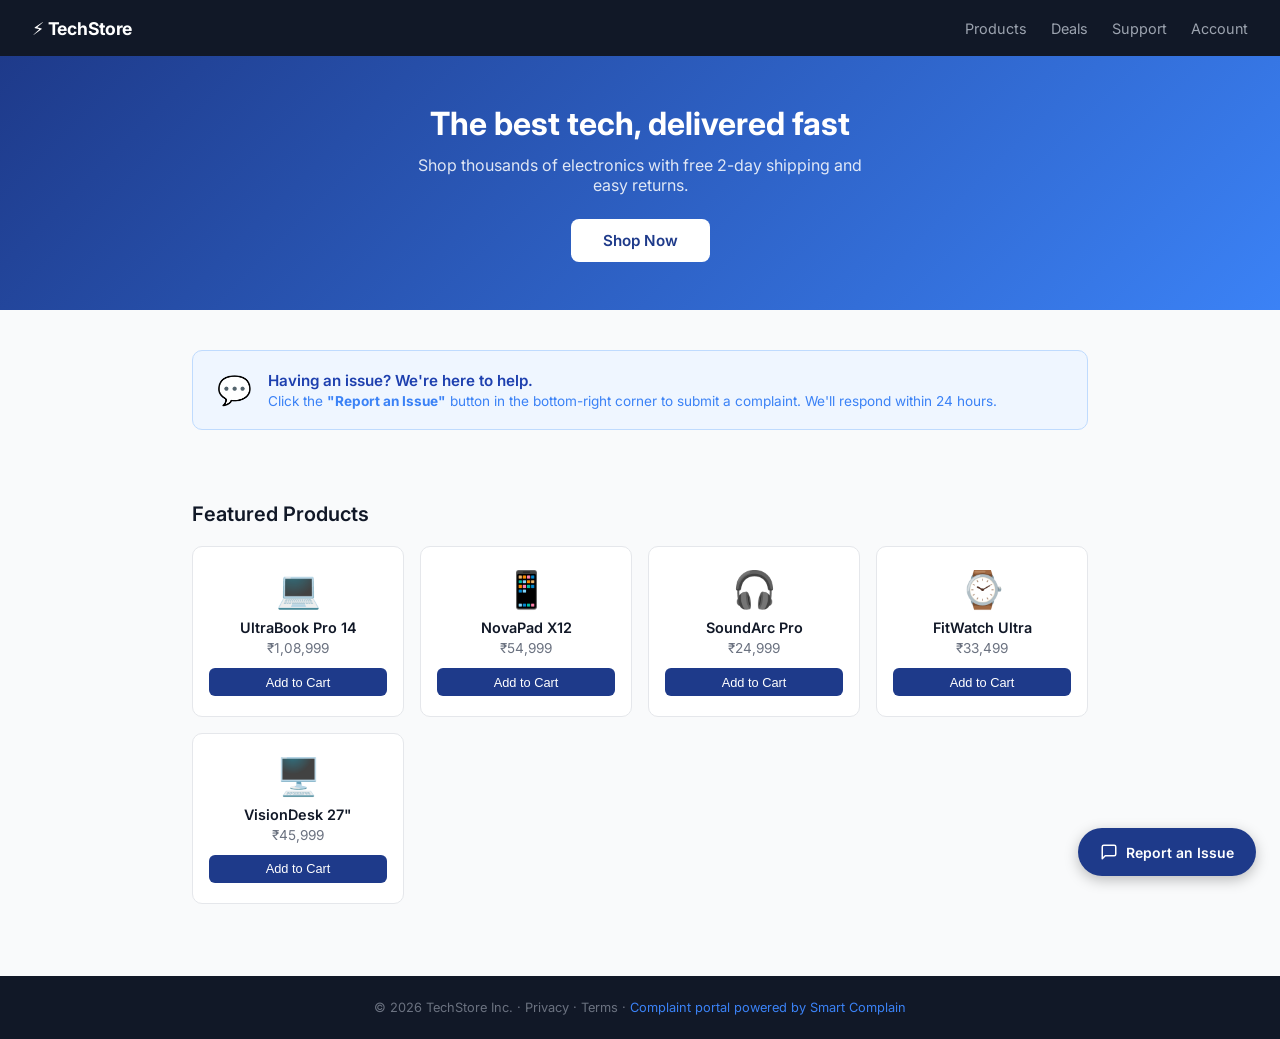
<file: widget-demo.html>
<!DOCTYPE html>
<html lang="en">
<head>
    <meta charset="UTF-8">
    <meta name="viewport" content="width=device-width, initial-scale=1.0">
    <title>TechStore — Example Business Site</title>
    <link href="https://fonts.googleapis.com/css2?family=Inter:wght@400;500;600;700&display=swap" rel="stylesheet">
    <style>
        * { margin: 0; padding: 0; box-sizing: border-box; }
        body {
            font-family: 'Inter', system-ui, sans-serif;
            background: #F9FAFB;
            color: #111827;
            min-height: 100vh;
        }

        /* Fake business navbar */
        .biz-nav {
            background: #111827;
            color: white;
            padding: 0 2rem;
            height: 56px;
            display: flex;
            align-items: center;
            justify-content: space-between;
        }
        .biz-nav-brand { font-weight: 700; font-size: 1.1rem; letter-spacing: -0.3px; }
        .biz-nav-links { display: flex; gap: 1.5rem; list-style: none; }
        .biz-nav-links a { color: #9CA3AF; text-decoration: none; font-size: 0.9rem; transition: color 0.2s; }
        .biz-nav-links a:hover { color: white; }

        /* Hero section */
        .hero {
            background: linear-gradient(135deg, #1E3A8A 0%, #3B82F6 100%);
            color: white;
            padding: 3rem 2rem;
            text-align: center;
        }
        .hero h1 { font-size: 2rem; margin-bottom: 0.75rem; font-weight: 700; }
        .hero p { font-size: 1rem; opacity: 0.85; max-width: 480px; margin: 0 auto 1.5rem; }
        .hero-btn {
            display: inline-block;
            background: white;
            color: #1E3A8A;
            padding: 0.75rem 2rem;
            border-radius: 8px;
            font-weight: 600;
            text-decoration: none;
            font-size: 0.95rem;
        }

        /* Product grid */
        .section { padding: 2.5rem 2rem; max-width: 960px; margin: 0 auto; }
        .section h2 { font-size: 1.25rem; margin-bottom: 1.25rem; font-weight: 600; color: #111827; }
        .products {
            display: grid;
            grid-template-columns: repeat(auto-fill, minmax(180px, 1fr));
            gap: 1rem;
        }
        .product-card {
            background: white;
            border: 1px solid #E5E7EB;
            border-radius: 10px;
            padding: 1.25rem 1rem;
            text-align: center;
            transition: box-shadow 0.2s;
        }
        .product-card:hover { box-shadow: 0 4px 12px rgba(0,0,0,0.08); }
        .product-emoji { font-size: 2.25rem; margin-bottom: 0.5rem; }
        .product-name { font-size: 0.9rem; font-weight: 600; color: #111827; margin-bottom: 0.25rem; }
        .product-price { font-size: 0.85rem; color: #6B7280; }
        .product-btn {
            margin-top: 0.75rem;
            background: #1E3A8A;
            color: white;
            border: none;
            border-radius: 6px;
            padding: 0.4rem 1rem;
            font-size: 0.8rem;
            font-weight: 500;
            cursor: pointer;
            width: 100%;
        }

        /* Support notice */
        .support-notice {
            background: #EFF6FF;
            border: 1px solid #BFDBFE;
            border-radius: 10px;
            padding: 1.25rem 1.5rem;
            display: flex;
            align-items: center;
            gap: 1rem;
            margin: 0 2rem 2rem;
            max-width: 920px;
            margin-left: auto;
            margin-right: auto;
        }
        .support-notice-icon { font-size: 1.75rem; flex-shrink: 0; }
        .support-notice h3 { font-size: 0.95rem; font-weight: 600; color: #1E40AF; margin-bottom: 0.2rem; }
        .support-notice p { font-size: 0.85rem; color: #3B82F6; }

        /* Footer */
        .biz-footer {
            background: #111827;
            color: #6B7280;
            text-align: center;
            padding: 1.5rem;
            font-size: 0.8rem;
            margin-top: 2rem;
        }
    </style>
</head>
<body>

    <!-- Fake business site nav -->
    <nav class="biz-nav">
        <div class="biz-nav-brand">⚡ TechStore</div>
        <ul class="biz-nav-links">
            <li><a href="#">Products</a></li>
            <li><a href="#">Deals</a></li>
            <li><a href="#">Support</a></li>
            <li><a href="#">Account</a></li>
        </ul>
    </nav>

    <!-- Hero -->
    <div class="hero">
        <h1>The best tech, delivered fast</h1>
        <p>Shop thousands of electronics with free 2-day shipping and easy returns.</p>
        <a href="#" class="hero-btn">Shop Now</a>
    </div>

    <!-- Support notice -->
    <div class="section" style="padding-bottom:0;">
        <div class="support-notice">
            <div class="support-notice-icon">💬</div>
            <div>
                <h3>Having an issue? We're here to help.</h3>
                <p>Click the <strong>"Report an Issue"</strong> button in the bottom-right corner to submit a complaint. We'll respond within 24 hours.</p>
            </div>
        </div>
    </div>

    <!-- Products -->
    <div class="section">
        <h2>Featured Products</h2>
        <div class="products">
            <div class="product-card">
                <div class="product-emoji">💻</div>
                <div class="product-name">UltraBook Pro 14</div>
                <div class="product-price">₹1,08,999</div>
                <button class="product-btn">Add to Cart</button>
            </div>
            <div class="product-card">
                <div class="product-emoji">📱</div>
                <div class="product-name">NovaPad X12</div>
                <div class="product-price">₹54,999</div>
                <button class="product-btn">Add to Cart</button>
            </div>
            <div class="product-card">
                <div class="product-emoji">🎧</div>
                <div class="product-name">SoundArc Pro</div>
                <div class="product-price">₹24,999</div>
                <button class="product-btn">Add to Cart</button>
            </div>
            <div class="product-card">
                <div class="product-emoji">⌚</div>
                <div class="product-name">FitWatch Ultra</div>
                <div class="product-price">₹33,499</div>
                <button class="product-btn">Add to Cart</button>
            </div>
            <div class="product-card">
                <div class="product-emoji">🖥️</div>
                <div class="product-name">VisionDesk 27"</div>
                <div class="product-price">₹45,999</div>
                <button class="product-btn">Add to Cart</button>
            </div>
        </div>
    </div>

    <!-- Footer -->
    <footer class="biz-footer">
        © 2026 TechStore Inc. · Privacy · Terms · <span style="color:#3B82F6;">Complaint portal powered by Smart Complain</span>
    </footer>

    <!--
      ╔═══════════════════════════════════════════════════════╗
      ║  SMART COMPLAIN WIDGET — paste this before </body>   ║
      ╚═══════════════════════════════════════════════════════╝
    -->
    <script
        src="widget.js"
        data-api-key="sc_live_xK9mP2qR7nL4wJ8vT6hC"
        data-label="Report an Issue"
        data-color="#1E3A8A"
        data-position="bottom-right"
        data-lang="en">
    </script>

</body>
</html>
</file>
<file: style.css>
:root {
    --primary-color: #2563eb;
    --primary-hover: #1d4ed8;
    --secondary-color: #f3f4f6;
    --secondary-hover: #e5e7eb;
    --text-color: #1f2937;
    --text-light: #6b7280;
    --bg-color: #f9fafb;
    --card-bg: #ffffff;
    --border-color: #d1d5db;
    --shadow: 0 4px 6px -1px rgba(0, 0, 0, 0.1), 0 2px 4px -1px rgba(0, 0, 0, 0.06);
    --border-radius: 8px;
    --transition: all 0.3s ease;
}

* {
    margin: 0;
    padding: 0;
    box-sizing: border-box;
    font-family: 'Inter', sans-serif;
}

body {
    background-color: var(--bg-color);
    color: var(--text-color);
    min-height: 100vh;
    display: flex;
    justify-content: center;
    align-items: center;
    padding: 20px;
}

.container {
    background-color: var(--card-bg);
    border-radius: var(--border-radius);
    box-shadow: var(--shadow);
    width: 100%;
    max-width: 500px;
    padding: 40px;
    position: relative;
    overflow: hidden;
}

/* View transitions */
.view {
    display: none;
    animation: fadeIn 0.4s ease forwards;
}

.view.active {
    display: block;
}

@keyframes fadeIn {
    from { opacity: 0; transform: translateY(10px); }
    to { opacity: 1; transform: translateY(0); }
}

/* Typography */
h2 {
    font-size: 1.5rem;
    font-weight: 600;
    margin-bottom: 0.5rem;
    color: #111827;
    text-align: center;
}

.subtitle {
    font-size: 0.9rem;
    color: var(--text-light);
    margin-bottom: 2rem;
    text-align: center;
}

/* Buttons */
.action-buttons {
    display: flex;
    flex-direction: column;
    gap: 1rem;
}

.btn {
    padding: 0.75rem 1.5rem;
    border-radius: var(--border-radius);
    border: none;
    font-size: 1rem;
    font-weight: 500;
    cursor: pointer;
    transition: var(--transition);
    text-align: center;
    width: 100%;
}

.btn-primary {
    background-color: var(--primary-color);
    color: white;
}

.btn-primary:hover {
    background-color: var(--primary-hover);
}

.btn-secondary {
    background-color: var(--secondary-color);
    color: var(--text-color);
    border: 1px solid var(--border-color);
}

.btn-secondary:hover {
    background-color: var(--secondary-hover);
}

.btn-back {
    background: none;
    border: none;
    color: var(--text-light);
    cursor: pointer;
    font-size: 0.9rem;
    display: inline-flex;
    align-items: center;
    margin-bottom: 1.5rem;
    transition: var(--transition);
}

.btn-back:hover {
    color: var(--text-color);
}

.btn-block {
    width: 100%;
    margin-top: 1rem;
}

/* Forms */
.form-group {
    margin-bottom: 1.25rem;
}

label {
    display: block;
    font-size: 0.875rem;
    font-weight: 500;
    margin-bottom: 0.5rem;
    color: #374151;
}

input, select {
    width: 100%;
    padding: 0.75rem;
    border: 1px solid var(--border-color);
    border-radius: var(--border-radius);
    font-size: 1rem;
    color: var(--text-color);
    transition: var(--transition);
    background-color: #fff;
}

input:focus, select:focus {
    outline: none;
    border-color: var(--primary-color);
    box-shadow: 0 0 0 3px rgba(37, 99, 235, 0.1);
}

input::placeholder {
    color: #9ca3af;
}

/* Form Grid for Registration */
.form-grid {
    display: grid;
    grid-template-columns: 1fr 1fr;
    gap: 0 1rem;
}

.form-group.full-width {
    grid-column: 1 / -1;
}

/* Responsive adjustments */
@media (max-width: 480px) {
    .container {
        padding: 30px 20px;
    }
    
    .form-grid {
        grid-template-columns: 1fr;
    }
}

/* Toast Notification */
.toast {
    position: fixed;
    bottom: 20px;
    left: 50%;
    transform: translateX(-50%) translateY(100px);
    background-color: #10b981;
    color: white;
    padding: 12px 24px;
    border-radius: 8px;
    box-shadow: 0 4px 12px rgba(0,0,0,0.15);
    font-weight: 500;
    transition: transform 0.3s cubic-bezier(0.68, -0.55, 0.265, 1.55);
    z-index: 1000;
}

.toast.show {
    transform: translateX(-50%) translateY(0);
}

/* Shake animation for login errors */
@keyframes shake {
    0%,100%{transform:translateX(0)}
    20%{transform:translateX(-8px)}
    40%{transform:translateX(8px)}
    60%{transform:translateX(-5px)}
    80%{transform:translateX(5px)}
}
</file>
